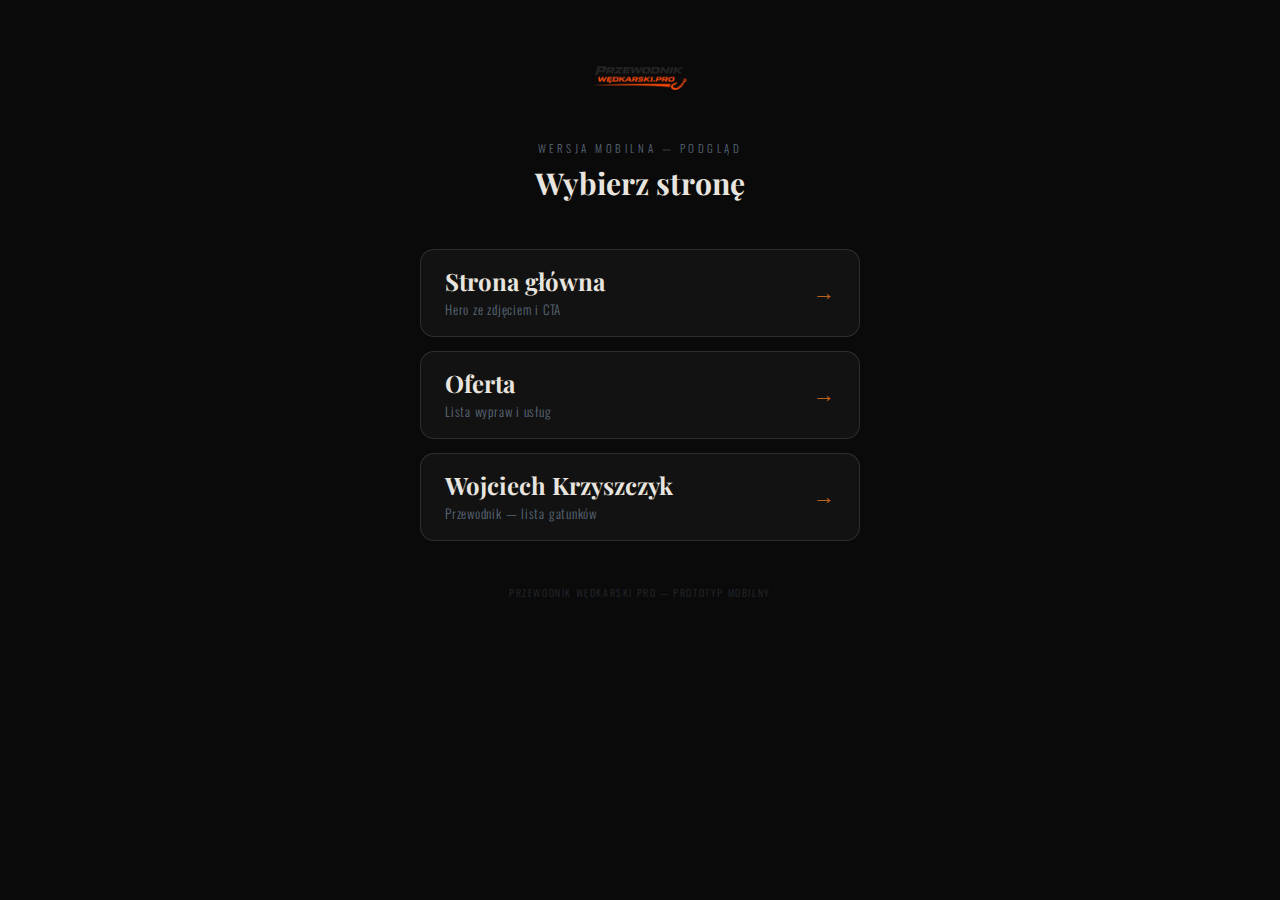
<file: preview/index.html>
<!DOCTYPE html>
<html lang="pl">
<head>
  <meta charset="UTF-8">
  <meta name="viewport" content="width=device-width, initial-scale=1.0">
  <title>Podgląd mobilny — Przewodnik Wędkarski PRO</title>
  <link rel="preconnect" href="https://fonts.googleapis.com">
  <link rel="preconnect" href="https://fonts.gstatic.com" crossorigin>
  <link href="https://fonts.googleapis.com/css2?family=Playfair+Display:ital,wght@0,700;1,400&family=Oswald:wght@300;400;600&display=swap" rel="stylesheet">
  <style>
    *, *::before, *::after { margin: 0; padding: 0; box-sizing: border-box; }
    html, body { width: 100%; min-height: 100%; background: #0A0A0A; color: #E8E4DF; -webkit-font-smoothing: antialiased; }
    body { display: flex; flex-direction: column; align-items: center; padding: 52px 22px 44px; }

    .logo { margin-bottom: 44px; }
    .logo img { height: 44px; width: auto; display: block; }

    .headline { font-family: 'Oswald', sans-serif; font-weight: 300; font-size: 11px; letter-spacing: 0.32em; text-transform: uppercase; color: #5A6878; text-align: center; margin-bottom: 10px; }
    .title { font-family: 'Playfair Display', serif; font-weight: 700; font-size: 30px; color: #E8E4DF; text-align: center; line-height: 1.18; margin-bottom: 48px; }

    .cards { width: 100%; max-width: 440px; display: flex; flex-direction: column; gap: 14px; }

    .card {
      display: flex; align-items: center; justify-content: space-between;
      min-height: 88px; padding: 0 24px;
      border: 1px solid rgba(232,228,223,0.13);
      background: rgba(232,228,223,0.04);
      border-radius: 14px;
      text-decoration: none; color: #E8E4DF;
      -webkit-tap-highlight-color: transparent;
      transition: background .18s, border-color .18s;
    }
    .card:active { background: rgba(245,124,32,0.10); border-color: rgba(245,124,32,0.35); }

    .card-left { display: flex; flex-direction: column; gap: 4px; }
    .card-name { font-family: 'Playfair Display', serif; font-weight: 700; font-size: 24px; color: #E8E4DF; line-height: 1.1; }
    .card-desc { font-family: 'Oswald', sans-serif; font-weight: 300; font-size: 13px; letter-spacing: 0.06em; color: #5A6878; }
    .card-arrow { font-size: 22px; color: #F57C20; opacity: 0.75; flex-shrink: 0; margin-left: 12px; }

    .footer-note { margin-top: 44px; font-family: 'Oswald', sans-serif; font-weight: 300; font-size: 10px; letter-spacing: 0.16em; text-transform: uppercase; color: #5A6878; opacity: 0.35; text-align: center; }
  </style>
</head>
<body>

  <div class="logo">
    <img src="img/logo.png" alt="Przewodnik Wędkarski PRO">
  </div>

  <p class="headline">Wersja mobilna — podgląd</p>
  <h1 class="title">Wybierz stronę</h1>

  <div class="cards">

    <a href="mobile-v2.html" class="card">
      <div class="card-left">
        <span class="card-name">Strona główna</span>
        <span class="card-desc">Hero ze zdjęciem i CTA</span>
      </div>
      <span class="card-arrow">&#8594;</span>
    </a>

    <a href="mobile-v2-oferta.html" class="card">
      <div class="card-left">
        <span class="card-name">Oferta</span>
        <span class="card-desc">Lista wypraw i usług</span>
      </div>
      <span class="card-arrow">&#8594;</span>
    </a>

    <a href="mobile-v2-wojciech.html" class="card">
      <div class="card-left">
        <span class="card-name">Wojciech Krzyszczyk</span>
        <span class="card-desc">Przewodnik — lista gatunków</span>
      </div>
      <span class="card-arrow">&#8594;</span>
    </a>

  </div>

  <p class="footer-note">Przewodnik Wędkarski PRO &mdash; Prototyp mobilny</p>

</body>
</html>
</file>
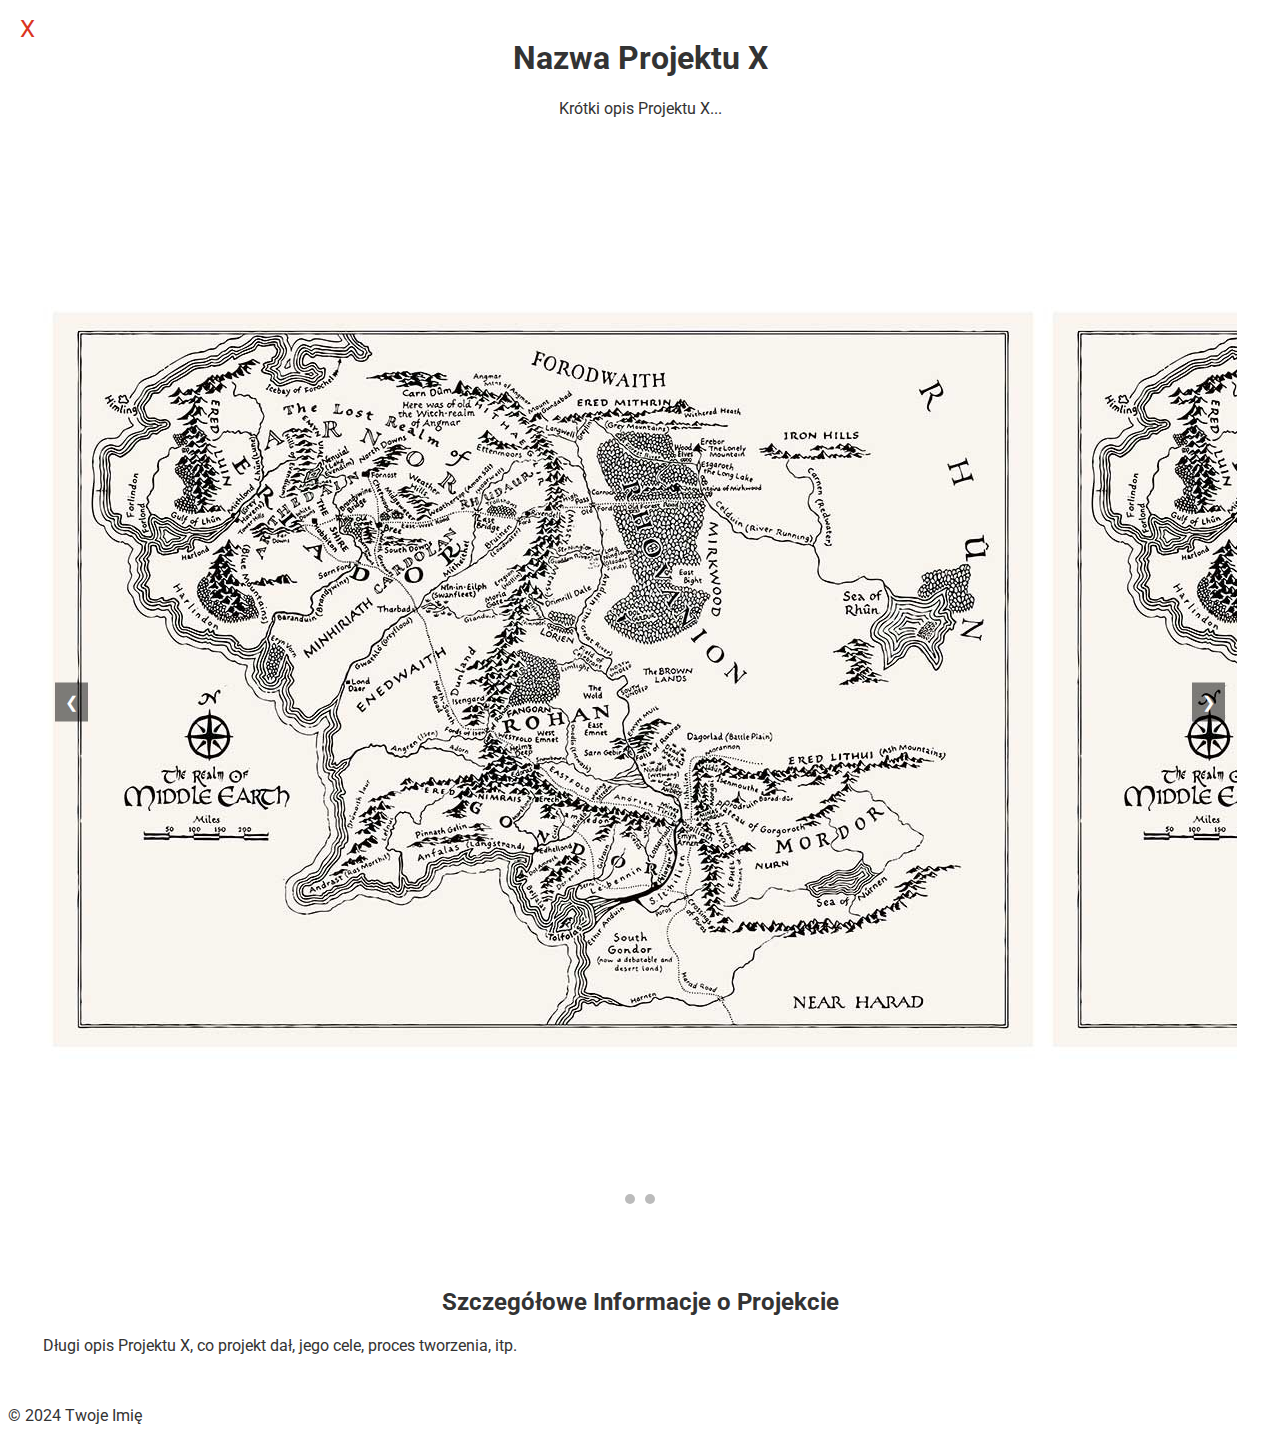
<file: projekt1-temp.html>
<!DOCTYPE html>
<html lang="en">


<head>
    <meta charset="UTF-8">
    <meta name="viewport" content="width=device-width, initial-scale=1.0">
    <title>Nazwa Projektu X</title>

    <script src="https://cdnjs.cloudflare.com/ajax/libs/jquery/3.7.1/jquery.min.js"
        integrity="sha512-v2CJ7UaYy4JwqLDIrZUI/4hqeoQieOmAZNXBeQyjo21dadnwR+8ZaIJVT8EE2iyI61OV8e6M8PP2/4hpQINQ/g=="
        crossorigin="anonymous" referrerpolicy="no-referrer"></script>


    <script src="https://cdnjs.cloudflare.com/ajax/libs/OwlCarousel2/2.3.4/owl.carousel.min.js"
        integrity="sha512-bPs7Ae6pVvhOSiIcyUClR7/q2OAsRiovw4vAkX+zJbw3ShAeeqezq50RIIcIURq7Oa20rW2n2q+fyXBNcU9lrw=="
        crossorigin="anonymous" referrerpolicy="no-referrer"></script>

    <link rel="stylesheet" href="css/style.css"> <!-- Link do Twojego arkusza stylów -->
    <link rel="stylesheet" href="https://cdnjs.cloudflare.com/ajax/libs/OwlCarousel2/2.3.4/assets/owl.carousel.min.css"
        integrity="sha512-tS3S5qG0BlhnQROyJXvNjeEM4UpMXHrQfTGmbQ1gKmelCxlSEBUaxhRBj/EFTzpbP4RVSrpEikbmdJobCvhE3g=="
        crossorigin="anonymous" referrerpolicy="no-referrer" />
    <link rel="stylesheet"
        href="https://cdnjs.cloudflare.com/ajax/libs/OwlCarousel2/2.3.4/assets/owl.theme.default.min.css"
        integrity="sha512-sMXtMNL1zRzolHYKEujM2AqCLUR9F2C4/05cdbxjjLSRvMQIciEPCQZo++nk7go3BtSuK9kfa/s+a4f4i5pLkw=="
        crossorigin="anonymous" referrerpolicy="no-referrer" />
    <!-- Dodaj tu inne potrzebne zależności -->
</head>

<body>
    <header>
        <a href="index.html" class="close-button">X</a>
        <h1>Nazwa Projektu X</h1>
        <p>Krótki opis Projektu X...</p>
        <!-- Reszta nagłówka -->
    </header>
    <main>
        <section class="project-introduction">
            <div class="carousel">
                <div class="carousel-slides">
                    <img src="mapa.jpeg" alt="Projekt 1 Zdjęcie 1">
                    <img src="mapa.jpeg" alt="Projekt 1 Zdjęcie 1">

                    <!-- Dodaj więcej zdjęć lub video -->
                </div>
                <button class="carousel-button prev" onclick="moveSlide(-1); stopAutoMove()">❮</button>
                <button class="carousel-button next" onclick="moveSlide(1); stopAutoMove()">❯</button>
                <div class="carousel-indicators"></div> <!-- Kontener na indicatory -->
            </div>

        </section>


        <section class="project-details">
            <h2>Szczegółowe Informacje o Projekcie</h2>
            <p>Długi opis Projektu X, co projekt dał, jego cele, proces tworzenia, itp.</p>
            <!-- Tutaj możesz dodać więcej treści, jak listy, galerie, filmy, itd. -->
        </section>

        <!-- Dodatkowe sekcje według potrzeb -->
    </main>

    <footer>

        <p>© 2024 Twoje Imię</p>
        <!-- Informacje kontaktowe, linki do mediów społecznościowych, itd. -->
    </footer>

    <script>



        document.addEventListener('DOMContentLoaded', () => {
            createIndicators();
            startAutoMove();
        });

        function createIndicators() {
            const slides = document.querySelectorAll('.carousel-slides img');
            const indicatorsContainer = document.querySelector('.carousel-indicators');
            slides.forEach((_, index) => {
                const indicator = document.createElement('span');
                indicator.classList.add('carousel-indicator');
                indicator.onclick = () => moveSlide(index - currentSlideIndex);
                indicatorsContainer.appendChild(indicator);
            });
        }

        function updateIndicators() {
            const indicators = document.querySelectorAll('.carousel-indicator');
            indicators.forEach((indicator, index) => {
                indicator.classList.toggle('active', index === currentSlideIndex);
            });
        }

        function moveSlide(step) {
            const slides = document.querySelectorAll('.carousel-slides img');
            if (!slides.length) return;

            currentSlideIndex = (currentSlideIndex + step + slides.length) % slides.length;
            const offset = -currentSlideIndex * 100;
            slides.forEach(slide => {
                slide.style.transform = `translateX(${offset}%)`;
            });
            updateIndicators();
        }



        let autoMoveInterval;
        let inactivityTime = 5000; // Czas nieaktywności w milisekundach, np. 5000 ms = 5 sekund

        function startAutoMove() {
            stopAutoMove(); // Zatrzymaj istniejący interval, jeśli istnieje
            autoMoveInterval = setInterval(() => moveSlide(1), inactivityTime);
        }

        function stopAutoMove() {
            clearInterval(autoMoveInterval);
        }

        function moveSlide(step) {
            stopAutoMove(); // Zatrzymaj automatyczne przesuwanie po kliknięciu przycisku
            const slides = document.querySelectorAll('.carousel-slides img');
            if (!slides.length) return;

            currentSlideIndex = (currentSlideIndex + step + slides.length) % slides.length;
            const offset = -currentSlideIndex * 100;
            slides.forEach(slide => {
                slide.style.transform = `translateX(${offset}%)`;
            });
        }

        // Rozpoczęcie automatycznego przesuwania po załadowaniu strony
        document.addEventListener('DOMContentLoaded', startAutoMove);

        let currentSlideIndex = 0;

    </script>
</body>

</html>
</file>
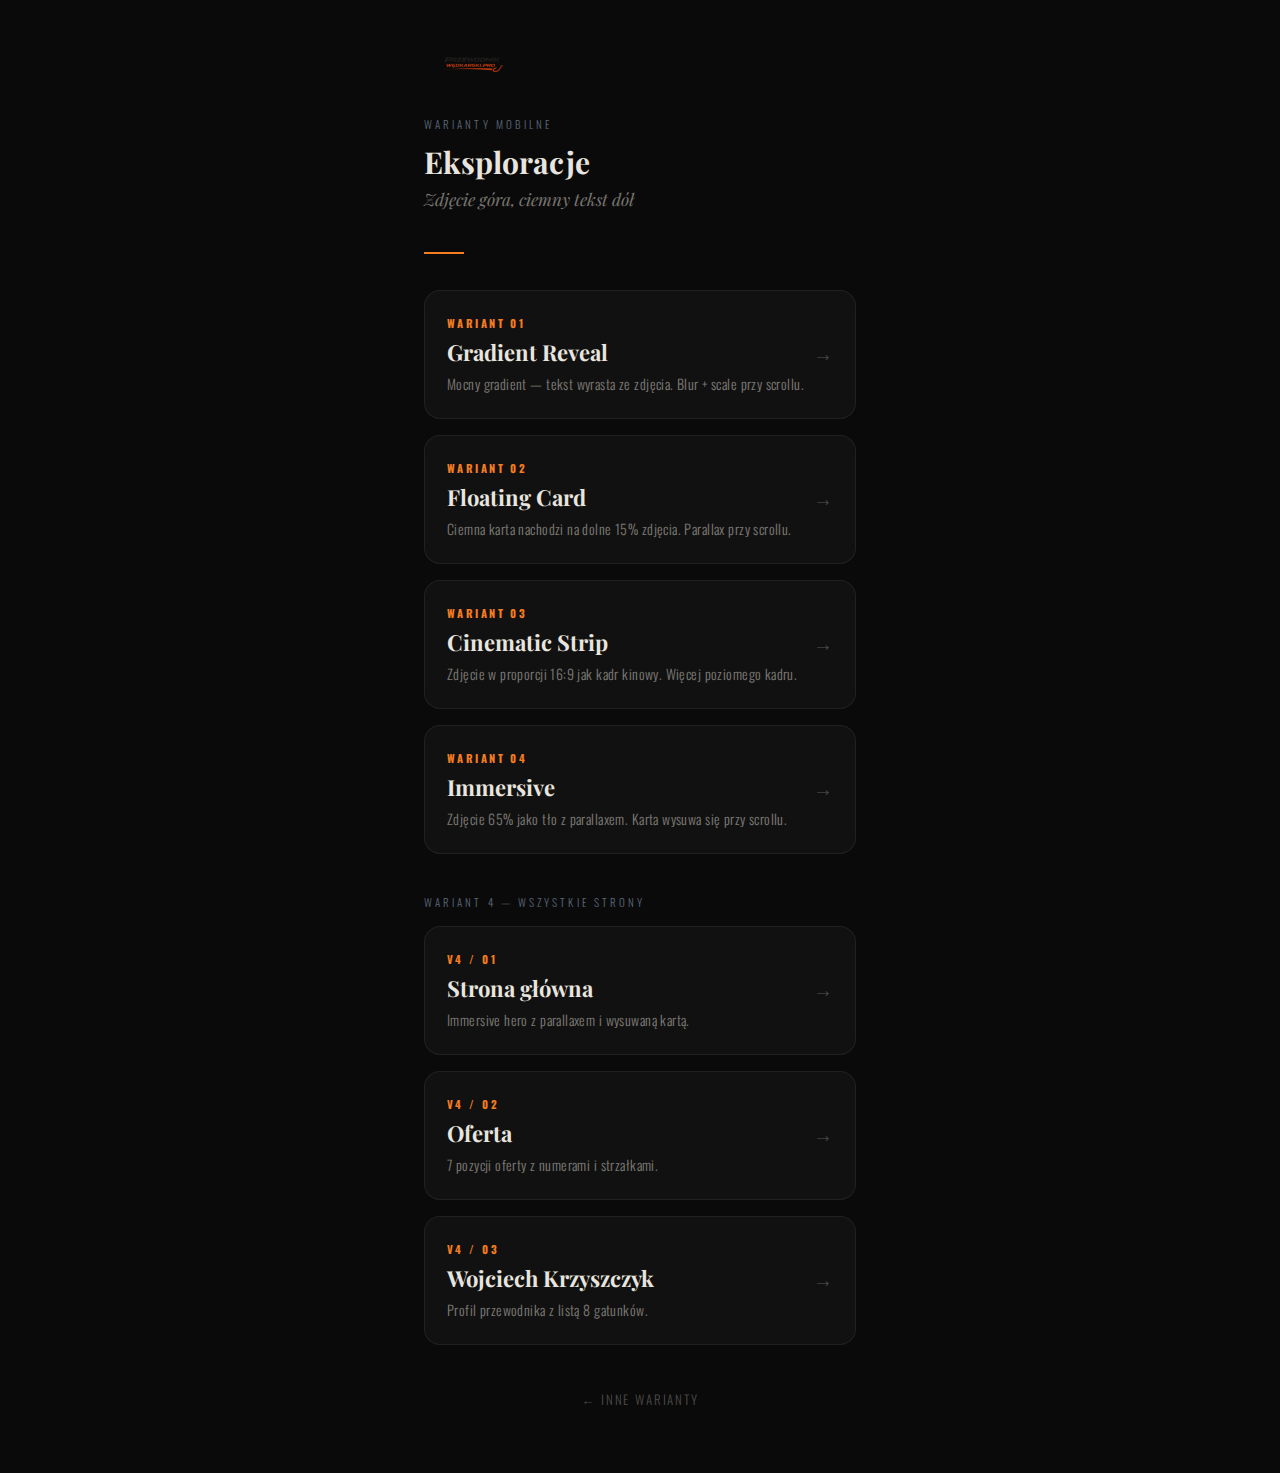
<file: preview/exp-index.html>
<!DOCTYPE html>
<html lang="pl">
<head>
  <meta charset="UTF-8">
  <meta name="viewport" content="width=device-width, initial-scale=1.0">
  <title>Eksploracje — Przewodnik Wędkarski PRO</title>
  <link rel="preconnect" href="https://fonts.googleapis.com">
  <link rel="preconnect" href="https://fonts.gstatic.com" crossorigin>
  <link href="https://fonts.googleapis.com/css2?family=Playfair+Display:ital,wght@0,400;0,700;1,400&family=Oswald:wght@300;400;600;700&display=swap" rel="stylesheet">
  <style>
    *, *::before, *::after { margin: 0; padding: 0; box-sizing: border-box; }
    html, body { width: 100%; min-height: 100svh; background: #0A0A0A; color: #E8E4DF; -webkit-font-smoothing: antialiased; overflow-x: hidden; }

    .page { max-width: 480px; margin: 0 auto; padding: 48px 24px 64px; }

    .logo-wrap { margin-bottom: 40px; }
    .logo-wrap img { height: 28px; width: auto; display: block; opacity: 0.7; }

    .label { font-family: 'Oswald', sans-serif; font-weight: 300; font-size: 11px; letter-spacing: 0.28em; text-transform: uppercase; color: #5A6878; margin-bottom: 12px; }
    .title { font-family: 'Playfair Display', serif; font-weight: 700; font-size: 30px; color: #E8E4DF; line-height: 1.2; margin-bottom: 8px; }
    .subtitle { font-family: 'Playfair Display', serif; font-style: italic; font-size: 17px; color: rgba(232,228,223,0.5); margin-bottom: 40px; line-height: 1.4; }

    .divider { width: 40px; height: 2px; background: #F57C20; margin-bottom: 36px; }

    /* Cards grid */
    .grid { display: flex; flex-direction: column; gap: 16px; }

    .variant-card {
      display: block;
      text-decoration: none;
      background: #111;
      border: 1px solid rgba(232,228,223,0.08);
      border-radius: 16px;
      padding: 24px 22px;
      transition: border-color .2s, background .2s;
      -webkit-tap-highlight-color: transparent;
      position: relative;
      overflow: hidden;
    }
    .variant-card::before {
      content: '';
      position: absolute;
      left: 0; top: 0; bottom: 0;
      width: 3px;
      background: #F57C20;
      border-radius: 3px 0 0 3px;
      opacity: 0;
      transition: opacity .2s;
    }
    .variant-card:active { background: #161616; border-color: rgba(245,124,32,0.35); }
    .variant-card:active::before { opacity: 1; }

    .v-num { font-family: 'Oswald', sans-serif; font-weight: 700; font-size: 11px; letter-spacing: 0.22em; text-transform: uppercase; color: #F57C20; margin-bottom: 6px; }
    .v-name { font-family: 'Playfair Display', serif; font-weight: 700; font-size: 22px; color: #E8E4DF; margin-bottom: 6px; }
    .v-desc { font-family: 'Oswald', sans-serif; font-weight: 300; font-size: 14px; color: rgba(232,228,223,0.5); line-height: 1.5; letter-spacing: 0.03em; }
    .v-arrow { position: absolute; right: 22px; top: 50%; transform: translateY(-50%); font-size: 20px; color: rgba(232,228,223,0.25); }

    .back { margin-top: 44px; text-align: center; }
    .back a { font-family: 'Oswald', sans-serif; font-weight: 300; font-size: 13px; letter-spacing: 0.14em; text-transform: uppercase; color: rgba(232,228,223,0.3); text-decoration: none; }
  </style>
</head>
<body>
  <div class="page">
    <div class="logo-wrap">
      <img src="img/logo.png" alt="Przewodnik Wędkarski PRO">
    </div>

    <p class="label">Warianty mobilne</p>
    <h1 class="title">Eksploracje</h1>
    <p class="subtitle">Zdjęcie góra, ciemny tekst dół</p>
    <div class="divider"></div>

    <div class="grid">
      <a href="exp-v1.html" class="variant-card">
        <p class="v-num">Wariant 01</p>
        <p class="v-name">Gradient Reveal</p>
        <p class="v-desc">Mocny gradient — tekst wyrasta ze zdjęcia. Blur + scale przy scrollu.</p>
        <span class="v-arrow">→</span>
      </a>

      <a href="exp-v2.html" class="variant-card">
        <p class="v-num">Wariant 02</p>
        <p class="v-name">Floating Card</p>
        <p class="v-desc">Ciemna karta nachodzi na dolne 15% zdjęcia. Parallax przy scrollu.</p>
        <span class="v-arrow">→</span>
      </a>

      <a href="exp-v3.html" class="variant-card">
        <p class="v-num">Wariant 03</p>
        <p class="v-name">Cinematic Strip</p>
        <p class="v-desc">Zdjęcie w proporcji 16:9 jak kadr kinowy. Więcej poziomego kadru.</p>
        <span class="v-arrow">→</span>
      </a>

      <a href="exp-v4.html" class="variant-card">
        <p class="v-num">Wariant 04</p>
        <p class="v-name">Immersive</p>
        <p class="v-desc">Zdjęcie 65% jako tło z parallaxem. Karta wysuwa się przy scrollu.</p>
        <span class="v-arrow">→</span>
      </a>
    </div>

    <div class="section-label">
      <p class="label" style="margin-top: 40px; margin-bottom: 16px;">Wariant 4 — wszystkie strony</p>
    </div>
    <div class="grid">
      <a href="exp-v4.html" class="variant-card">
        <p class="v-num">V4 / 01</p>
        <p class="v-name">Strona główna</p>
        <p class="v-desc">Immersive hero z parallaxem i wysuwaną kartą.</p>
        <span class="v-arrow">→</span>
      </a>
      <a href="exp-v4-oferta.html" class="variant-card">
        <p class="v-num">V4 / 02</p>
        <p class="v-name">Oferta</p>
        <p class="v-desc">7 pozycji oferty z numerami i strzałkami.</p>
        <span class="v-arrow">→</span>
      </a>
      <a href="exp-v4-wojciech.html" class="variant-card">
        <p class="v-num">V4 / 03</p>
        <p class="v-name">Wojciech Krzyszczyk</p>
        <p class="v-desc">Profil przewodnika z listą 8 gatunków.</p>
        <span class="v-arrow">→</span>
      </a>
    </div>

    <div class="back">
      <a href="index.html">← Inne warianty</a>
    </div>
  </div>
</body>
</html>
</file>
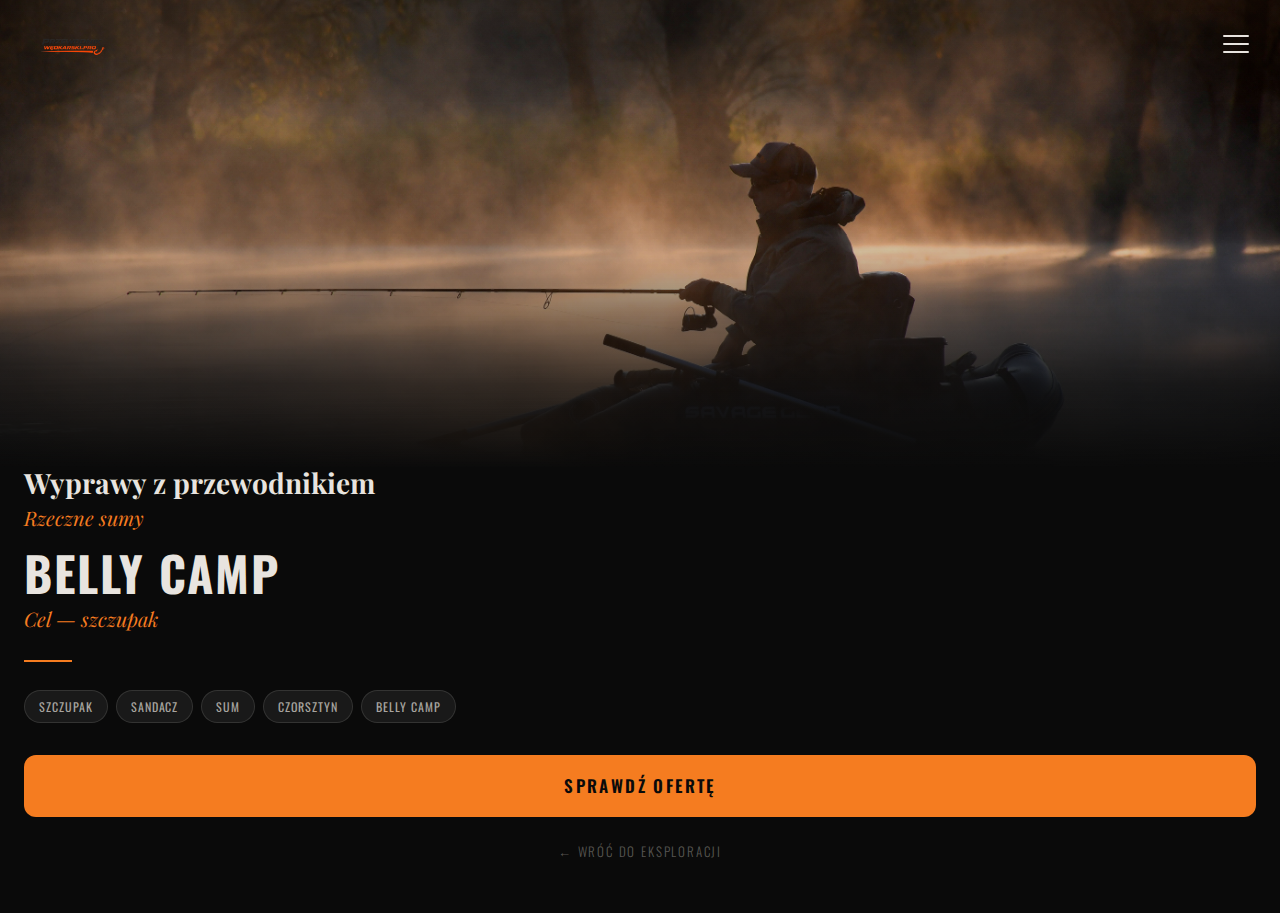
<file: preview/exp-v1.html>
<!DOCTYPE html>
<html lang="pl">
<head>
  <meta charset="UTF-8">
  <meta name="viewport" content="width=device-width, initial-scale=1.0">
  <title>Exp V1: Gradient Reveal — Przewodnik Wędkarski PRO</title>
  <link rel="preconnect" href="https://fonts.googleapis.com">
  <link rel="preconnect" href="https://fonts.gstatic.com" crossorigin>
  <link href="https://fonts.googleapis.com/css2?family=Playfair+Display:ital,wght@0,400;0,700;1,400;1,700&family=Oswald:wght@300;400;600;700&display=swap" rel="stylesheet">
  <style>
    *, *::before, *::after { margin: 0; padding: 0; box-sizing: border-box; }
    html, body { width: 100%; background: #0A0A0A; color: #E8E4DF; -webkit-font-smoothing: antialiased; overflow-x: hidden; }

    /* ── MENU ── */
    .menu-overlay { position: fixed; inset: 0; z-index: 90; background: #0A0A0A; display: flex; flex-direction: column; align-items: flex-start; justify-content: center; padding: 60px 36px; opacity: 0; pointer-events: none; transition: opacity .35s; }
    .menu-overlay.open { opacity: 1; pointer-events: all; }
    .menu-overlay nav { display: flex; flex-direction: column; gap: 4px; width: 100%; }
    .menu-overlay nav a { font-family: 'Playfair Display', serif; font-weight: 700; font-size: 36px; color: #E8E4DF; text-decoration: none; padding: 12px 0; border-bottom: 1px solid rgba(232,228,223,0.08); }
    .menu-overlay nav a:last-child { border-bottom: none; }
    .menu-overlay nav a:active { color: #F57C20; }
    .menu-nav-label { font-family: 'Oswald', sans-serif; font-weight: 300; font-size: 11px; letter-spacing: 0.28em; text-transform: uppercase; color: #5A6878; margin-bottom: 32px; }

    /* ── HERO ── */
    .hero { position: relative; width: 100%; height: 52svh; min-height: 280px; overflow: hidden; cursor: zoom-in; }
    .hero-img {
      width: 100%; height: 100%;
      object-fit: cover; object-position: center 30%;
      display: block;
      will-change: transform, filter;
      transform-origin: center center;
    }
    /* Very strong gradient — text "grows" from photo */
    .hero-gradient {
      position: absolute; inset: 0; pointer-events: none;
      background: linear-gradient(
        to bottom,
        rgba(10,10,10,0.30) 0%,
        transparent 22%,
        rgba(10,10,10,0.20) 55%,
        rgba(10,10,10,0.80) 82%,
        #0A0A0A 100%
      );
    }

    /* ── TOPBAR ── */
    .topbar { position: absolute; top: 0; left: 0; right: 0; z-index: 20; display: flex; align-items: center; justify-content: space-between; padding: 20px 20px 0; pointer-events: none; }
    .topbar > * { pointer-events: all; }
    .logo img { height: 30px; width: auto; display: block; }
    .hamburger { width: 48px; height: 48px; display: flex; flex-direction: column; align-items: center; justify-content: center; gap: 6px; cursor: pointer; -webkit-tap-highlight-color: transparent; }
    .hamburger span { display: block; width: 26px; height: 2px; background: #E8E4DF; border-radius: 2px; transition: transform .3s, opacity .3s; transform-origin: center; }
    .hamburger.active span:nth-child(1) { transform: translateY(8px) rotate(45deg); }
    .hamburger.active span:nth-child(2) { opacity: 0; transform: scaleX(0); }
    .hamburger.active span:nth-child(3) { transform: translateY(-8px) rotate(-45deg); }

    /* ── CONTENT — seamless continuation ── */
    .content { background: #0A0A0A; padding: 0 24px 48px; margin-top: -2px; }
    .eyebrow { font-family: 'Playfair Display', serif; font-weight: 700; font-size: 28px; color: #E8E4DF; line-height: 1.2; margin-bottom: 4px; }
    .sub-orange { font-family: 'Playfair Display', serif; font-style: italic; font-size: 20px; color: #F57C20; margin-bottom: 18px; }
    .big-title { font-family: 'Oswald', sans-serif; font-weight: 700; font-size: 48px; text-transform: uppercase; letter-spacing: 0.04em; color: #E8E4DF; line-height: 1.0; margin-bottom: 8px; }
    .sub2 { font-family: 'Playfair Display', serif; font-style: italic; font-size: 20px; color: #F57C20; margin-bottom: 28px; }
    .divider { width: 48px; height: 2px; background: #F57C20; margin-bottom: 28px; }

    .tags { display: flex; flex-wrap: wrap; gap: 8px; margin-bottom: 32px; }
    .tag { font-family: 'Oswald', sans-serif; font-weight: 400; font-size: 12px; letter-spacing: 0.08em; text-transform: uppercase; color: rgba(232,228,223,0.7); background: rgba(232,228,223,0.07); border: 1px solid rgba(232,228,223,0.13); padding: 7px 14px; border-radius: 100px; }

    .btn-cta { display: flex; align-items: center; justify-content: center; width: 100%; min-height: 62px; background: #F57C20; color: #0A0A0A; font-family: 'Oswald', sans-serif; font-weight: 600; font-size: 17px; letter-spacing: 0.14em; text-transform: uppercase; text-decoration: none; border-radius: 12px; -webkit-tap-highlight-color: transparent; margin-bottom: 20px; }
    .btn-cta:active { opacity: .85; }
    .back-link { display: block; text-align: center; padding: 4px 0; font-family: 'Oswald', sans-serif; font-weight: 300; font-size: 13px; letter-spacing: 0.14em; text-transform: uppercase; color: rgba(232,228,223,0.35); text-decoration: none; }

    /* ── LIGHTBOX ── */
    .lightbox { display: none; position: fixed; inset: 0; z-index: 999; background: rgba(0,0,0,0.96); align-items: center; justify-content: center; }
    .lightbox.active { display: flex; }
    .lightbox img { max-width: 100%; max-height: 100vh; object-fit: contain; }
    .lightbox-close { position: absolute; top: 16px; right: 16px; width: 44px; height: 44px; display: flex; align-items: center; justify-content: center; font-size: 22px; color: #E8E4DF; cursor: pointer; background: rgba(255,255,255,0.12); border-radius: 50%; border: 1px solid rgba(255,255,255,0.2); }
  </style>
</head>
<body>

  <div class="menu-overlay" id="menuOverlay">
    <p class="menu-nav-label">Nawigacja</p>
    <nav>
      <a href="exp-index.html">← Eksploracje</a>
      <a href="#">O nas</a>
      <a href="#">Galeria</a>
      <a href="#">Oferta</a>
      <a href="#">Kontakt</a>
    </nav>
  </div>

  <div class="lightbox" id="lightbox" onclick="if(event.target===this)closeLightbox()">
    <div class="lightbox-close" onclick="closeLightbox()">✕</div>
    <img src="img/home.jpg" alt="Wędkarz o świcie">
  </div>

  <div class="hero" id="hero" onclick="openLightbox()">
    <img src="img/home.jpg" alt="Wędkarz o świcie" class="hero-img" id="heroImg">
    <div class="hero-gradient"></div>
    <div class="topbar" onclick="event.stopPropagation()">
      <div class="logo"><img src="img/logo.png" alt="Przewodnik Wędkarski PRO"></div>
      <div class="hamburger" id="hamburger" onclick="toggleMenu()"><span></span><span></span><span></span></div>
    </div>
  </div>

  <div class="content">
    <p class="eyebrow">Wyprawy z przewodnikiem</p>
    <p class="sub-orange">Rzeczne sumy</p>
    <h1 class="big-title">BELLY CAMP</h1>
    <p class="sub2">Cel — szczupak</p>
    <div class="divider"></div>
    <div class="tags">
      <span class="tag">Szczupak</span>
      <span class="tag">Sandacz</span>
      <span class="tag">Sum</span>
      <span class="tag">Czorsztyn</span>
      <span class="tag">Belly Camp</span>
    </div>
    <a href="#" class="btn-cta">Sprawdź ofertę</a>
    <a href="exp-index.html" class="back-link">← Wróć do eksploracji</a>
  </div>

  <script>
    function toggleMenu() {
      var o = document.getElementById('menuOverlay'), b = document.getElementById('hamburger');
      o.classList.toggle('open'); b.classList.toggle('active');
      document.body.style.overflow = o.classList.contains('open') ? 'hidden' : '';
    }
    document.querySelectorAll('.menu-overlay nav a').forEach(function(a) {
      a.addEventListener('click', function() {
        document.getElementById('menuOverlay').classList.remove('open');
        document.getElementById('hamburger').classList.remove('active');
        document.body.style.overflow = '';
      });
    });

    function openLightbox() {
      document.getElementById('lightbox').classList.add('active');
      document.body.style.overflow = 'hidden';
    }
    function closeLightbox() {
      document.getElementById('lightbox').classList.remove('active');
      document.body.style.overflow = '';
    }

    // Scroll: blur + scale
    var heroImg = document.getElementById('heroImg');
    var heroEl  = document.getElementById('hero');
    window.addEventListener('scroll', function() {
      var h = heroEl.offsetHeight;
      var s = Math.max(0, Math.min(window.scrollY / h, 1));
      heroImg.style.filter    = 'brightness(0.85) saturate(1.1) blur(' + (s * 8).toFixed(2) + 'px)';
      heroImg.style.transform = 'scale(' + (1 + s * 0.08).toFixed(4) + ')';
    }, { passive: true });
  </script>
</body>
</html>
</file>
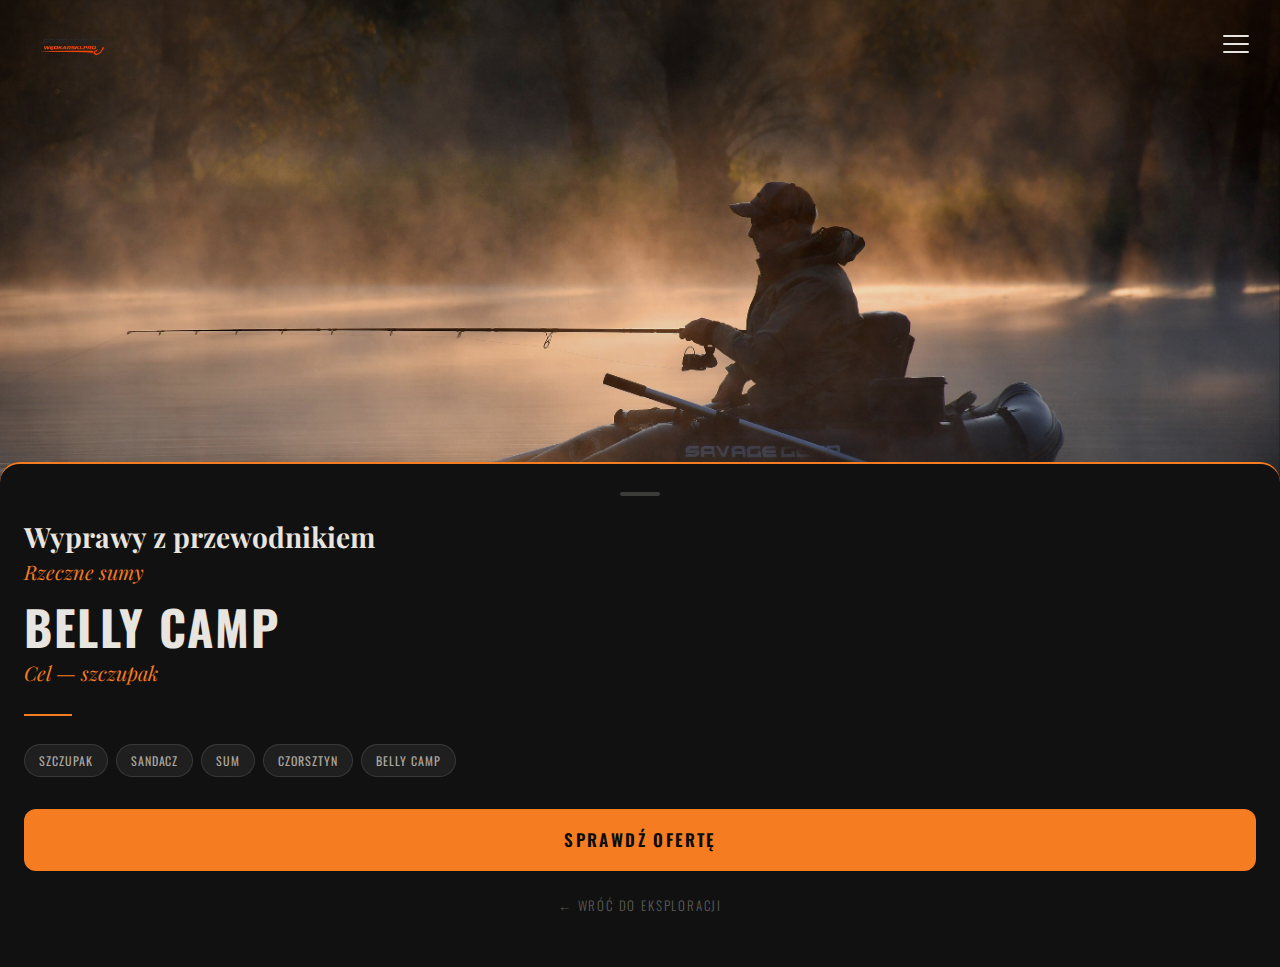
<file: preview/exp-v2.html>
<!DOCTYPE html>
<html lang="pl">
<head>
  <meta charset="UTF-8">
  <meta name="viewport" content="width=device-width, initial-scale=1.0">
  <title>Exp V2: Floating Card — Przewodnik Wędkarski PRO</title>
  <link rel="preconnect" href="https://fonts.googleapis.com">
  <link rel="preconnect" href="https://fonts.gstatic.com" crossorigin>
  <link href="https://fonts.googleapis.com/css2?family=Playfair+Display:ital,wght@0,400;0,700;1,400;1,700&family=Oswald:wght@300;400;600;700&display=swap" rel="stylesheet">
  <style>
    *, *::before, *::after { margin: 0; padding: 0; box-sizing: border-box; }
    html, body { width: 100%; background: #0A0A0A; color: #E8E4DF; -webkit-font-smoothing: antialiased; overflow-x: hidden; }

    /* ── MENU ── */
    .menu-overlay { position: fixed; inset: 0; z-index: 90; background: #0A0A0A; display: flex; flex-direction: column; align-items: flex-start; justify-content: center; padding: 60px 36px; opacity: 0; pointer-events: none; transition: opacity .35s; }
    .menu-overlay.open { opacity: 1; pointer-events: all; }
    .menu-overlay nav { display: flex; flex-direction: column; gap: 4px; width: 100%; }
    .menu-overlay nav a { font-family: 'Playfair Display', serif; font-weight: 700; font-size: 36px; color: #E8E4DF; text-decoration: none; padding: 12px 0; border-bottom: 1px solid rgba(232,228,223,0.08); }
    .menu-overlay nav a:last-child { border-bottom: none; }
    .menu-overlay nav a:active { color: #F57C20; }
    .menu-nav-label { font-family: 'Oswald', sans-serif; font-weight: 300; font-size: 11px; letter-spacing: 0.28em; text-transform: uppercase; color: #5A6878; margin-bottom: 32px; }

    /* ── HERO ── */
    .hero-wrap { position: relative; width: 100%; height: 58svh; min-height: 300px; overflow: hidden; }
    .hero-img {
      width: 100%; height: 115%;
      object-fit: cover; object-position: center 30%;
      display: block;
      will-change: transform, filter;
      transform-origin: center top;
    }
    .hero-gradient {
      position: absolute; inset: 0; pointer-events: none;
      background: linear-gradient(to bottom, rgba(10,10,10,0.4) 0%, transparent 35%, rgba(10,10,10,0.15) 85%, rgba(10,10,10,0.4) 100%);
    }

    /* ── TOPBAR ── */
    .topbar { position: absolute; top: 0; left: 0; right: 0; z-index: 20; display: flex; align-items: center; justify-content: space-between; padding: 20px 20px 0; pointer-events: none; }
    .topbar > * { pointer-events: all; }
    .logo img { height: 30px; width: auto; display: block; }
    .hamburger { width: 48px; height: 48px; display: flex; flex-direction: column; align-items: center; justify-content: center; gap: 6px; cursor: pointer; -webkit-tap-highlight-color: transparent; }
    .hamburger span { display: block; width: 26px; height: 2px; background: #E8E4DF; border-radius: 2px; transition: transform .3s, opacity .3s; transform-origin: center; }
    .hamburger.active span:nth-child(1) { transform: translateY(8px) rotate(45deg); }
    .hamburger.active span:nth-child(2) { opacity: 0; transform: scaleX(0); }
    .hamburger.active span:nth-child(3) { transform: translateY(-8px) rotate(-45deg); }

    /* Click zone for lightbox */
    .hero-click { position: absolute; inset: 0; cursor: zoom-in; }

    /* ── FLOATING CARD ── */
    .card {
      position: relative;
      background: #111;
      border-radius: 20px 20px 0 0;
      border-top: 2px solid #F57C20;
      margin-top: -60px;
      padding: 28px 24px 48px;
      z-index: 10;
    }
    .card-handle { width: 40px; height: 4px; background: rgba(232,228,223,0.2); border-radius: 2px; margin: 0 auto 24px; }

    .eyebrow { font-family: 'Playfair Display', serif; font-weight: 700; font-size: 28px; color: #E8E4DF; line-height: 1.2; margin-bottom: 4px; }
    .sub-orange { font-family: 'Playfair Display', serif; font-style: italic; font-size: 20px; color: #F57C20; margin-bottom: 18px; }
    .big-title { font-family: 'Oswald', sans-serif; font-weight: 700; font-size: 48px; text-transform: uppercase; letter-spacing: 0.04em; color: #E8E4DF; line-height: 1.0; margin-bottom: 8px; }
    .sub2 { font-family: 'Playfair Display', serif; font-style: italic; font-size: 20px; color: #F57C20; margin-bottom: 28px; }
    .divider { width: 48px; height: 2px; background: #F57C20; margin-bottom: 28px; }

    .tags { display: flex; flex-wrap: wrap; gap: 8px; margin-bottom: 32px; }
    .tag { font-family: 'Oswald', sans-serif; font-weight: 400; font-size: 12px; letter-spacing: 0.08em; text-transform: uppercase; color: rgba(232,228,223,0.7); background: rgba(232,228,223,0.07); border: 1px solid rgba(232,228,223,0.13); padding: 7px 14px; border-radius: 100px; }

    .btn-cta { display: flex; align-items: center; justify-content: center; width: 100%; min-height: 62px; background: #F57C20; color: #0A0A0A; font-family: 'Oswald', sans-serif; font-weight: 600; font-size: 17px; letter-spacing: 0.14em; text-transform: uppercase; text-decoration: none; border-radius: 12px; -webkit-tap-highlight-color: transparent; margin-bottom: 20px; }
    .btn-cta:active { opacity: .85; }
    .back-link { display: block; text-align: center; padding: 4px 0; font-family: 'Oswald', sans-serif; font-weight: 300; font-size: 13px; letter-spacing: 0.14em; text-transform: uppercase; color: rgba(232,228,223,0.35); text-decoration: none; }

    /* ── LIGHTBOX ── */
    .lightbox { display: none; position: fixed; inset: 0; z-index: 999; background: rgba(0,0,0,0.96); align-items: center; justify-content: center; }
    .lightbox.active { display: flex; }
    .lightbox img { max-width: 100%; max-height: 100vh; object-fit: contain; }
    .lightbox-close { position: absolute; top: 16px; right: 16px; width: 44px; height: 44px; display: flex; align-items: center; justify-content: center; font-size: 22px; color: #E8E4DF; cursor: pointer; background: rgba(255,255,255,0.12); border-radius: 50%; border: 1px solid rgba(255,255,255,0.2); }
  </style>
</head>
<body>

  <div class="menu-overlay" id="menuOverlay">
    <p class="menu-nav-label">Nawigacja</p>
    <nav>
      <a href="exp-index.html">← Eksploracje</a>
      <a href="#">O nas</a>
      <a href="#">Galeria</a>
      <a href="#">Oferta</a>
      <a href="#">Kontakt</a>
    </nav>
  </div>

  <div class="lightbox" id="lightbox" onclick="if(event.target===this)closeLightbox()">
    <div class="lightbox-close" onclick="closeLightbox()">✕</div>
    <img src="img/home.jpg" alt="Wędkarz o świcie">
  </div>

  <div class="hero-wrap" id="heroWrap">
    <img src="img/home.jpg" alt="Wędkarz o świcie" class="hero-img" id="heroImg">
    <div class="hero-gradient"></div>
    <div class="hero-click" onclick="openLightbox()"></div>
    <div class="topbar" onclick="event.stopPropagation()">
      <div class="logo"><img src="img/logo.png" alt="Przewodnik Wędkarski PRO"></div>
      <div class="hamburger" id="hamburger" onclick="toggleMenu()"><span></span><span></span><span></span></div>
    </div>
  </div>

  <div class="card" id="card">
    <div class="card-handle"></div>
    <p class="eyebrow">Wyprawy z przewodnikiem</p>
    <p class="sub-orange">Rzeczne sumy</p>
    <h1 class="big-title">BELLY CAMP</h1>
    <p class="sub2">Cel — szczupak</p>
    <div class="divider"></div>
    <div class="tags">
      <span class="tag">Szczupak</span>
      <span class="tag">Sandacz</span>
      <span class="tag">Sum</span>
      <span class="tag">Czorsztyn</span>
      <span class="tag">Belly Camp</span>
    </div>
    <a href="#" class="btn-cta">Sprawdź ofertę</a>
    <a href="exp-index.html" class="back-link">← Wróć do eksploracji</a>
  </div>

  <script>
    function toggleMenu() {
      var o = document.getElementById('menuOverlay'), b = document.getElementById('hamburger');
      o.classList.toggle('open'); b.classList.toggle('active');
      document.body.style.overflow = o.classList.contains('open') ? 'hidden' : '';
    }
    document.querySelectorAll('.menu-overlay nav a').forEach(function(a) {
      a.addEventListener('click', function() {
        document.getElementById('menuOverlay').classList.remove('open');
        document.getElementById('hamburger').classList.remove('active');
        document.body.style.overflow = '';
      });
    });

    function openLightbox() {
      document.getElementById('lightbox').classList.add('active');
      document.body.style.overflow = 'hidden';
    }
    function closeLightbox() {
      document.getElementById('lightbox').classList.remove('active');
      document.body.style.overflow = '';
    }

    // Scroll: blur + parallax
    var heroImg = document.getElementById('heroImg');
    var heroWrap = document.getElementById('heroWrap');
    window.addEventListener('scroll', function() {
      var h = heroWrap.offsetHeight;
      var s = Math.max(0, Math.min(window.scrollY / h, 1));
      // Parallax: image moves up slower than content
      var parallax = window.scrollY * 0.35;
      heroImg.style.transform = 'translateY(' + parallax + 'px)';
      heroImg.style.filter = 'brightness(0.85) saturate(1.1) blur(' + (s * 8).toFixed(2) + 'px)';
    }, { passive: true });
  </script>
</body>
</html>
</file>
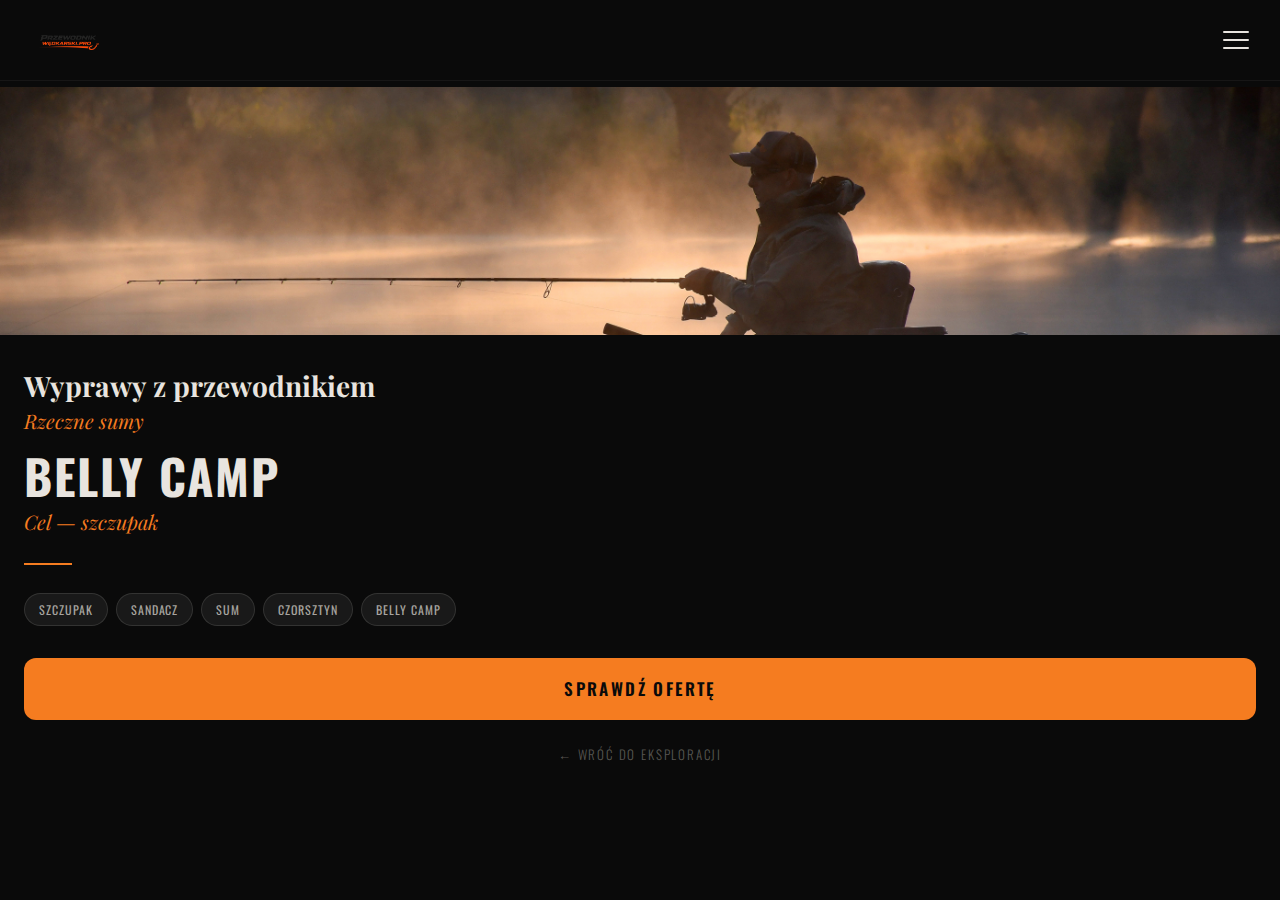
<file: preview/exp-v3.html>
<!DOCTYPE html>
<html lang="pl">
<head>
  <meta charset="UTF-8">
  <meta name="viewport" content="width=device-width, initial-scale=1.0">
  <title>Exp V3: Cinematic Strip — Przewodnik Wędkarski PRO</title>
  <link rel="preconnect" href="https://fonts.googleapis.com">
  <link rel="preconnect" href="https://fonts.gstatic.com" crossorigin>
  <link href="https://fonts.googleapis.com/css2?family=Playfair+Display:ital,wght@0,400;0,700;1,400;1,700&family=Oswald:wght@300;400;600;700&display=swap" rel="stylesheet">
  <style>
    *, *::before, *::after { margin: 0; padding: 0; box-sizing: border-box; }
    html, body { width: 100%; background: #0A0A0A; color: #E8E4DF; -webkit-font-smoothing: antialiased; overflow-x: hidden; }

    /* ── MENU ── */
    .menu-overlay { position: fixed; inset: 0; z-index: 90; background: #0A0A0A; display: flex; flex-direction: column; align-items: flex-start; justify-content: center; padding: 60px 36px; opacity: 0; pointer-events: none; transition: opacity .35s; }
    .menu-overlay.open { opacity: 1; pointer-events: all; }
    .menu-overlay nav { display: flex; flex-direction: column; gap: 4px; width: 100%; }
    .menu-overlay nav a { font-family: 'Playfair Display', serif; font-weight: 700; font-size: 36px; color: #E8E4DF; text-decoration: none; padding: 12px 0; border-bottom: 1px solid rgba(232,228,223,0.08); }
    .menu-overlay nav a:last-child { border-bottom: none; }
    .menu-overlay nav a:active { color: #F57C20; }
    .menu-nav-label { font-family: 'Oswald', sans-serif; font-weight: 300; font-size: 11px; letter-spacing: 0.28em; text-transform: uppercase; color: #5A6878; margin-bottom: 32px; }

    /* ── TOP BAR (black strip above photo) ── */
    .topbar {
      position: sticky; top: 0; z-index: 40;
      background: #0A0A0A;
      display: flex; align-items: center; justify-content: space-between;
      padding: 16px 20px;
      border-bottom: 1px solid rgba(232,228,223,0.06);
    }
    .logo img { height: 28px; width: auto; display: block; }
    .hamburger { width: 48px; height: 48px; display: flex; flex-direction: column; align-items: center; justify-content: center; gap: 6px; cursor: pointer; -webkit-tap-highlight-color: transparent; }
    .hamburger span { display: block; width: 26px; height: 2px; background: #E8E4DF; border-radius: 2px; transition: transform .3s, opacity .3s; transform-origin: center; }
    .hamburger.active span:nth-child(1) { transform: translateY(8px) rotate(45deg); }
    .hamburger.active span:nth-child(2) { opacity: 0; transform: scaleX(0); }
    .hamburger.active span:nth-child(3) { transform: translateY(-8px) rotate(-45deg); }

    /* ── CINEMATIC STRIP ── */
    .cinema-wrap {
      position: relative;
      width: 100%;
      /* 16:9 ratio, capped at 260px */
      height: 56vw;
      max-height: 260px;
      overflow: hidden;
      cursor: zoom-in;
    }
    /* Thin letterbox bars for cinema feel */
    .cinema-wrap::before,
    .cinema-wrap::after {
      content: '';
      position: absolute;
      left: 0; right: 0;
      height: 6px;
      background: #0A0A0A;
      z-index: 2;
    }
    .cinema-wrap::before { top: 0; }
    .cinema-wrap::after  { bottom: 0; }

    .cinema-img {
      width: 100%; height: 100%;
      object-fit: cover; object-position: center 35%;
      display: block;
      will-change: transform, filter;
      transform-origin: center center;
    }

    /* ── CONTENT ── */
    .content { background: #0A0A0A; padding: 28px 24px 48px; }

    .eyebrow { font-family: 'Playfair Display', serif; font-weight: 700; font-size: 28px; color: #E8E4DF; line-height: 1.2; margin-bottom: 4px; }
    .sub-orange { font-family: 'Playfair Display', serif; font-style: italic; font-size: 20px; color: #F57C20; margin-bottom: 18px; }
    .big-title { font-family: 'Oswald', sans-serif; font-weight: 700; font-size: 48px; text-transform: uppercase; letter-spacing: 0.04em; color: #E8E4DF; line-height: 1.0; margin-bottom: 8px; }
    .sub2 { font-family: 'Playfair Display', serif; font-style: italic; font-size: 20px; color: #F57C20; margin-bottom: 28px; }
    .divider { width: 48px; height: 2px; background: #F57C20; margin-bottom: 28px; }

    .tags { display: flex; flex-wrap: wrap; gap: 8px; margin-bottom: 32px; }
    .tag { font-family: 'Oswald', sans-serif; font-weight: 400; font-size: 12px; letter-spacing: 0.08em; text-transform: uppercase; color: rgba(232,228,223,0.7); background: rgba(232,228,223,0.07); border: 1px solid rgba(232,228,223,0.13); padding: 7px 14px; border-radius: 100px; }

    .btn-cta { display: flex; align-items: center; justify-content: center; width: 100%; min-height: 62px; background: #F57C20; color: #0A0A0A; font-family: 'Oswald', sans-serif; font-weight: 600; font-size: 17px; letter-spacing: 0.14em; text-transform: uppercase; text-decoration: none; border-radius: 12px; -webkit-tap-highlight-color: transparent; margin-bottom: 20px; }
    .btn-cta:active { opacity: .85; }
    .back-link { display: block; text-align: center; padding: 4px 0; font-family: 'Oswald', sans-serif; font-weight: 300; font-size: 13px; letter-spacing: 0.14em; text-transform: uppercase; color: rgba(232,228,223,0.35); text-decoration: none; }

    /* ── LIGHTBOX ── */
    .lightbox { display: none; position: fixed; inset: 0; z-index: 999; background: rgba(0,0,0,0.96); align-items: center; justify-content: center; }
    .lightbox.active { display: flex; }
    .lightbox img { max-width: 100%; max-height: 100vh; object-fit: contain; }
    .lightbox-close { position: absolute; top: 16px; right: 16px; width: 44px; height: 44px; display: flex; align-items: center; justify-content: center; font-size: 22px; color: #E8E4DF; cursor: pointer; background: rgba(255,255,255,0.12); border-radius: 50%; border: 1px solid rgba(255,255,255,0.2); }
  </style>
</head>
<body>

  <div class="menu-overlay" id="menuOverlay">
    <p class="menu-nav-label">Nawigacja</p>
    <nav>
      <a href="exp-index.html">← Eksploracje</a>
      <a href="#">O nas</a>
      <a href="#">Galeria</a>
      <a href="#">Oferta</a>
      <a href="#">Kontakt</a>
    </nav>
  </div>

  <div class="lightbox" id="lightbox" onclick="if(event.target===this)closeLightbox()">
    <div class="lightbox-close" onclick="closeLightbox()">✕</div>
    <img src="img/home.jpg" alt="Wędkarz o świcie">
  </div>

  <div class="topbar">
    <div class="logo"><img src="img/logo.png" alt="Przewodnik Wędkarski PRO"></div>
    <div class="hamburger" id="hamburger" onclick="toggleMenu()"><span></span><span></span><span></span></div>
  </div>

  <div class="cinema-wrap" id="cinemaWrap" onclick="openLightbox()">
    <img src="img/home.jpg" alt="Wędkarz o świcie" class="cinema-img" id="cinemaImg">
  </div>

  <div class="content">
    <p class="eyebrow">Wyprawy z przewodnikiem</p>
    <p class="sub-orange">Rzeczne sumy</p>
    <h1 class="big-title">BELLY CAMP</h1>
    <p class="sub2">Cel — szczupak</p>
    <div class="divider"></div>
    <div class="tags">
      <span class="tag">Szczupak</span>
      <span class="tag">Sandacz</span>
      <span class="tag">Sum</span>
      <span class="tag">Czorsztyn</span>
      <span class="tag">Belly Camp</span>
    </div>
    <a href="#" class="btn-cta">Sprawdź ofertę</a>
    <a href="exp-index.html" class="back-link">← Wróć do eksploracji</a>
  </div>

  <script>
    function toggleMenu() {
      var o = document.getElementById('menuOverlay'), b = document.getElementById('hamburger');
      o.classList.toggle('open'); b.classList.toggle('active');
      document.body.style.overflow = o.classList.contains('open') ? 'hidden' : '';
    }
    document.querySelectorAll('.menu-overlay nav a').forEach(function(a) {
      a.addEventListener('click', function() {
        document.getElementById('menuOverlay').classList.remove('open');
        document.getElementById('hamburger').classList.remove('active');
        document.body.style.overflow = '';
      });
    });

    function openLightbox() {
      document.getElementById('lightbox').classList.add('active');
      document.body.style.overflow = 'hidden';
    }
    function closeLightbox() {
      document.getElementById('lightbox').classList.remove('active');
      document.body.style.overflow = '';
    }

    // Scroll: blur + scale on cinema strip
    var cinemaImg  = document.getElementById('cinemaImg');
    var cinemaWrap = document.getElementById('cinemaWrap');
    window.addEventListener('scroll', function() {
      var h = cinemaWrap.offsetHeight;
      var s = Math.max(0, Math.min(window.scrollY / (h * 1.5), 1));
      cinemaImg.style.filter    = 'brightness(0.88) saturate(1.1) blur(' + (s * 8).toFixed(2) + 'px)';
      cinemaImg.style.transform = 'scale(' + (1 + s * 0.08).toFixed(4) + ')';
    }, { passive: true });
  </script>
</body>
</html>
</file>
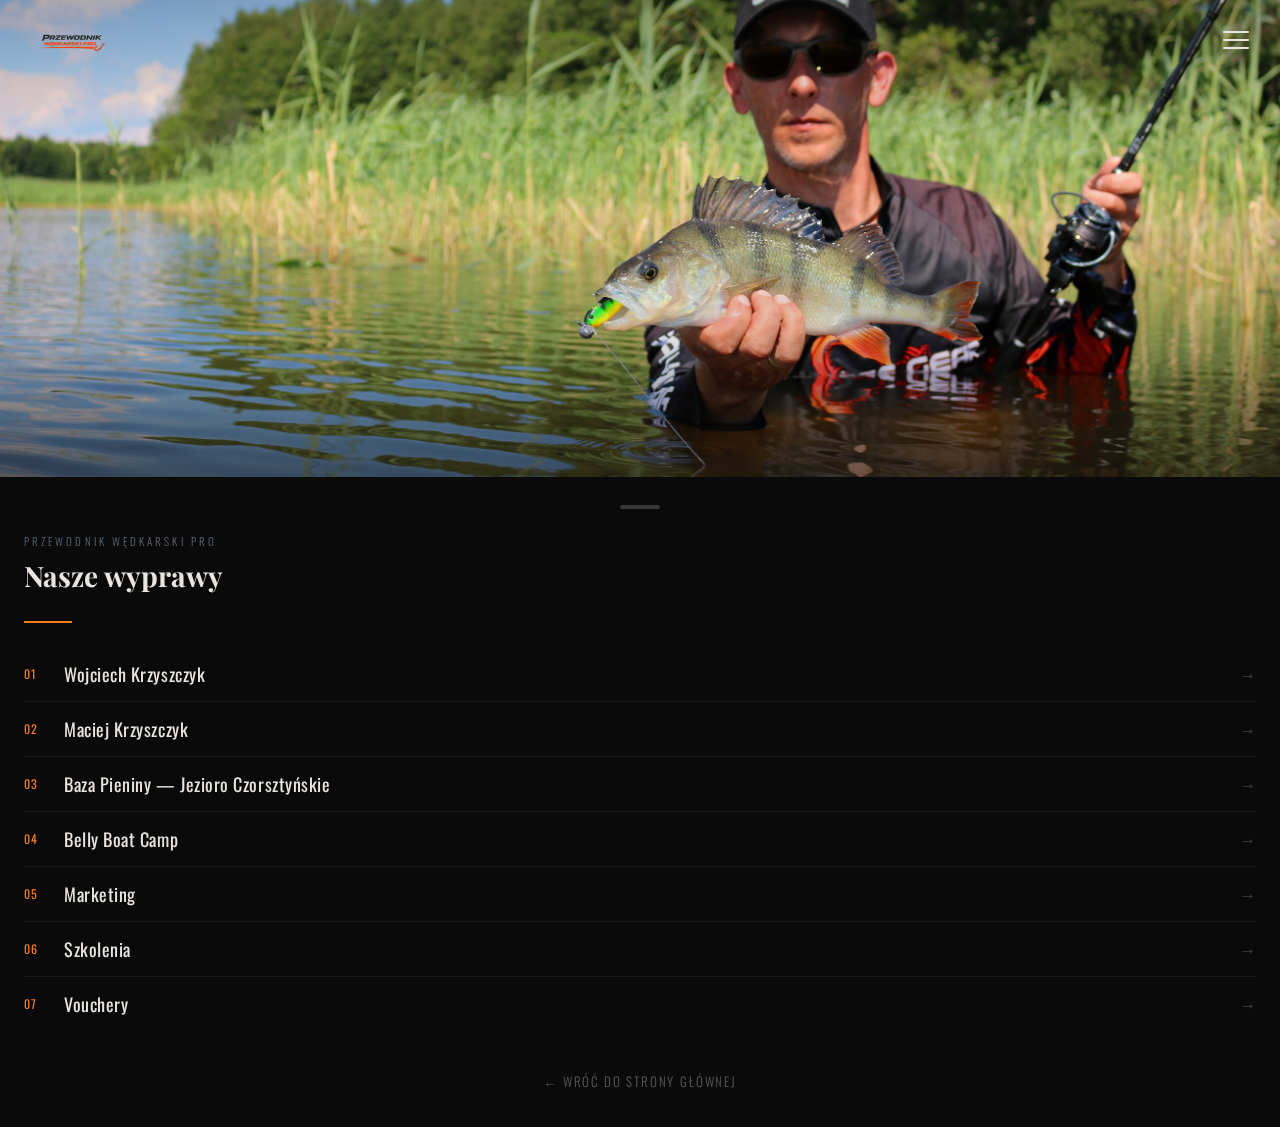
<file: preview/exp-v4-oferta.html>
<!DOCTYPE html>
<html lang="pl">
<head>
  <meta charset="UTF-8">
  <meta name="viewport" content="width=device-width, initial-scale=1.0, viewport-fit=cover">
  <title>Oferta — Przewodnik Wędkarski PRO</title>
  <link rel="preconnect" href="https://fonts.googleapis.com">
  <link rel="preconnect" href="https://fonts.gstatic.com" crossorigin>
  <link href="https://fonts.googleapis.com/css2?family=Playfair+Display:ital,wght@0,400;0,700;1,400;1,700&family=Oswald:wght@300;400;600;700&display=swap" rel="stylesheet">
  <style>
    *, *::before, *::after { margin: 0; padding: 0; box-sizing: border-box; }
    html, body { width: 100%; background: #0A0A0A; color: #E8E4DF; -webkit-font-smoothing: antialiased; overflow-x: hidden; }

    /* ── MENU ── */
    .menu-overlay { position: fixed; inset: 0; z-index: 90; background: #0A0A0A; display: flex; flex-direction: column; align-items: flex-start; justify-content: center; padding: 60px 36px; opacity: 0; pointer-events: none; transition: opacity .35s; }
    .menu-overlay.open { opacity: 1; pointer-events: all; }
    .menu-overlay nav { display: flex; flex-direction: column; gap: 4px; width: 100%; }
    .menu-overlay nav a { font-family: 'Playfair Display', serif; font-weight: 700; font-size: 36px; color: #E8E4DF; text-decoration: none; padding: 12px 0; border-bottom: 1px solid rgba(232,228,223,0.08); }
    .menu-overlay nav a:last-child { border-bottom: none; }
    .menu-overlay nav a:active { color: #F57C20; }
    .menu-nav-label { font-family: 'Oswald', sans-serif; font-weight: 300; font-size: 11px; letter-spacing: 0.28em; text-transform: uppercase; color: #5A6878; margin-bottom: 32px; }

    /* ── HERO ── */
    .hero {
      position: relative;
      width: 100%;
      height: 53svh;
      min-height: 280px;
      background-image: url('img/oferta.jpg');
      background-size: cover;
      background-position: right center;
      background-repeat: no-repeat;
      cursor: zoom-in;
    }
    .hero::after {
      content: '';
      position: absolute; inset: 0;
      background-image: url('img/oferta.jpg');
      background-size: cover;
      background-position: right center;
      background-repeat: no-repeat;
      filter: blur(10px);
      opacity: 0;
      pointer-events: none;
      will-change: opacity;
    }
    .hero.blurred::after { opacity: var(--blur-opacity, 0); }

    .hero-gradient {
      position: absolute; inset: 0; pointer-events: none;
      background: linear-gradient(
        to bottom,
        rgba(10,10,10,0.25) 0%,
        transparent 30%,
        rgba(10,10,10,0.10) 70%,
        rgba(10,10,10,0.55) 100%
      );
    }

    /* ── TOPBAR ── */
    .topbar { position: absolute; top: 0; left: 0; right: 0; z-index: 20; display: flex; align-items: center; justify-content: space-between; padding: calc(16px + env(safe-area-inset-top)) 20px 0; pointer-events: none; }
    .topbar > * { pointer-events: all; }
    .logo img { height: 30px; width: auto; display: block; }
    .hamburger { width: 48px; height: 48px; display: flex; flex-direction: column; align-items: center; justify-content: center; gap: 6px; cursor: pointer; -webkit-tap-highlight-color: transparent; }
    .hamburger span { display: block; width: 26px; height: 2px; background: #E8E4DF; border-radius: 2px; transition: transform .3s, opacity .3s; transform-origin: center; }
    .hamburger.active span:nth-child(1) { transform: translateY(8px) rotate(45deg); }
    .hamburger.active span:nth-child(2) { opacity: 0; transform: scaleX(0); }
    .hamburger.active span:nth-child(3) { transform: translateY(-8px) rotate(-45deg); }

    /* ── SLIDING CARD ── */
    .card {
      position: relative;
      z-index: 10;
      background: #0A0A0A;
      border-radius: 28px 28px 0 0;
      padding: 28px 24px calc(32px + env(safe-area-inset-bottom));
      will-change: transform;
    }
    .card-handle { width: 40px; height: 4px; background: rgba(232,228,223,0.2); border-radius: 2px; margin: 0 auto 24px; }

    .eyebrow-label { font-family: 'Oswald', sans-serif; font-weight: 300; font-size: 11px; letter-spacing: 0.28em; text-transform: uppercase; color: #5A6878; margin-bottom: 10px; }
    .card-title { font-family: 'Playfair Display', serif; font-weight: 700; font-size: 28px; color: #E8E4DF; line-height: 1.2; margin-bottom: 28px; }
    .divider { width: 48px; height: 2px; background: #F57C20; margin-bottom: 24px; }

    /* ── OFFER LIST ── */
    .offer-list { list-style: none; margin-bottom: 36px; }
    .offer-list li {
      display: flex;
      align-items: center;
      min-height: 54px;
      border-bottom: 1px solid rgba(232,228,223,0.07);
      gap: 16px;
      text-decoration: none;
      color: inherit;
      -webkit-tap-highlight-color: transparent;
    }
    .offer-list li:last-child { border-bottom: none; }
    .offer-list a {
      display: flex;
      align-items: center;
      width: 100%;
      min-height: 54px;
      gap: 16px;
      text-decoration: none;
      color: inherit;
      -webkit-tap-highlight-color: transparent;
    }
    .offer-list a:active .offer-name { color: #F57C20; }

    .offer-num { font-family: 'Oswald', sans-serif; font-weight: 400; font-size: 12px; letter-spacing: 0.1em; color: #F57C20; min-width: 24px; }
    .offer-name { font-family: 'Oswald', sans-serif; font-weight: 400; font-size: 18px; letter-spacing: 0.03em; color: #E8E4DF; flex: 1; }
    .offer-arrow { font-size: 16px; color: rgba(232,228,223,0.25); }

    .back-link { display: block; text-align: center; padding: 4px 0; font-family: 'Oswald', sans-serif; font-weight: 300; font-size: 13px; letter-spacing: 0.14em; text-transform: uppercase; color: rgba(232,228,223,0.35); text-decoration: none; }

    /* ── LIGHTBOX ── */
    .lightbox { display: none; position: fixed; inset: 0; z-index: 999; background: rgba(0,0,0,0.96); align-items: center; justify-content: center; }
    .lightbox.active { display: flex; }
    .lightbox img { max-width: 100%; max-height: 100vh; object-fit: contain; }
    .lightbox-close { position: absolute; top: 16px; right: 16px; width: 44px; height: 44px; display: flex; align-items: center; justify-content: center; font-size: 22px; color: #E8E4DF; cursor: pointer; background: rgba(255,255,255,0.12); border-radius: 50%; border: 1px solid rgba(255,255,255,0.2); }
  </style>
</head>
<body>

  <div class="menu-overlay" id="menuOverlay">
    <p class="menu-nav-label">Nawigacja</p>
    <nav>
      <a href="exp-v4.html">Strona główna</a>
      <a href="exp-v4-wojciech.html">Wojciech Krzyszczyk</a>
      <a href="#">Maciej Krzyszczyk</a>
      <a href="#">Kontakt</a>
    </nav>
  </div>

  <div class="lightbox" id="lightbox" onclick="if(event.target===this)closeLightbox()">
    <div class="lightbox-close" onclick="closeLightbox()">✕</div>
    <img src="img/oferta.jpg" alt="Oferta">
  </div>

  <div class="hero" id="hero" onclick="openLightbox()">
    <div class="hero-gradient"></div>
    <div class="topbar" onclick="event.stopPropagation()">
      <div class="logo"><img src="img/logo.png" alt="Przewodnik Wędkarski PRO"></div>
      <div class="hamburger" id="hamburger" onclick="toggleMenu()"><span></span><span></span><span></span></div>
    </div>
  </div>

  <div class="card" id="card">
    <div class="card-handle"></div>
    <p class="eyebrow-label">Przewodnik Wędkarski PRO</p>
    <h1 class="card-title">Nasze wyprawy</h1>
    <div class="divider"></div>
    <ul class="offer-list">
      <li><a href="exp-v4-wojciech.html">
        <span class="offer-num">01</span>
        <span class="offer-name">Wojciech Krzyszczyk</span>
        <span class="offer-arrow">→</span>
      </a></li>
      <li><a href="#">
        <span class="offer-num">02</span>
        <span class="offer-name">Maciej Krzyszczyk</span>
        <span class="offer-arrow">→</span>
      </a></li>
      <li><a href="#">
        <span class="offer-num">03</span>
        <span class="offer-name">Baza Pieniny — Jezioro Czorsztyńskie</span>
        <span class="offer-arrow">→</span>
      </a></li>
      <li><a href="#">
        <span class="offer-num">04</span>
        <span class="offer-name">Belly Boat Camp</span>
        <span class="offer-arrow">→</span>
      </a></li>
      <li><a href="#">
        <span class="offer-num">05</span>
        <span class="offer-name">Marketing</span>
        <span class="offer-arrow">→</span>
      </a></li>
      <li><a href="#">
        <span class="offer-num">06</span>
        <span class="offer-name">Szkolenia</span>
        <span class="offer-arrow">→</span>
      </a></li>
      <li><a href="#">
        <span class="offer-num">07</span>
        <span class="offer-name">Vouchery</span>
        <span class="offer-arrow">→</span>
      </a></li>
    </ul>
    <a href="exp-v4.html" class="back-link">← Wróć do strony głównej</a>
  </div>

  <script>
    function toggleMenu() {
      var o = document.getElementById('menuOverlay'), b = document.getElementById('hamburger');
      o.classList.toggle('open'); b.classList.toggle('active');
      document.body.style.overflow = o.classList.contains('open') ? 'hidden' : '';
    }
    document.querySelectorAll('.menu-overlay nav a').forEach(function(a) {
      a.addEventListener('click', function() {
        document.getElementById('menuOverlay').classList.remove('open');
        document.getElementById('hamburger').classList.remove('active');
        document.body.style.overflow = '';
      });
    });

    function openLightbox() {
      document.getElementById('lightbox').classList.add('active');
      document.body.style.overflow = 'hidden';
    }
    function closeLightbox() {
      document.getElementById('lightbox').classList.remove('active');
      document.body.style.overflow = '';
    }

    var hero = document.getElementById('hero');
    var card = document.getElementById('card');

    window.addEventListener('scroll', function() {
      var sy = window.scrollY;
      var h  = hero.offsetHeight;
      var s  = Math.max(0, Math.min(sy / h, 1));

      var posX = 100; // keep right
      var posY = 50 - sy * 0.10;
      hero.style.backgroundPosition = posX + '% ' + posY.toFixed(2) + '%';

      hero.classList.add('blurred');
      hero.style.setProperty('--blur-opacity', (s * 0.85).toFixed(3));

      var lift = Math.min(sy * 0.25, 60);
      card.style.transform = 'translateY(-' + lift.toFixed(1) + 'px)';
    }, { passive: true });
  </script>
</body>
</html>
</file>
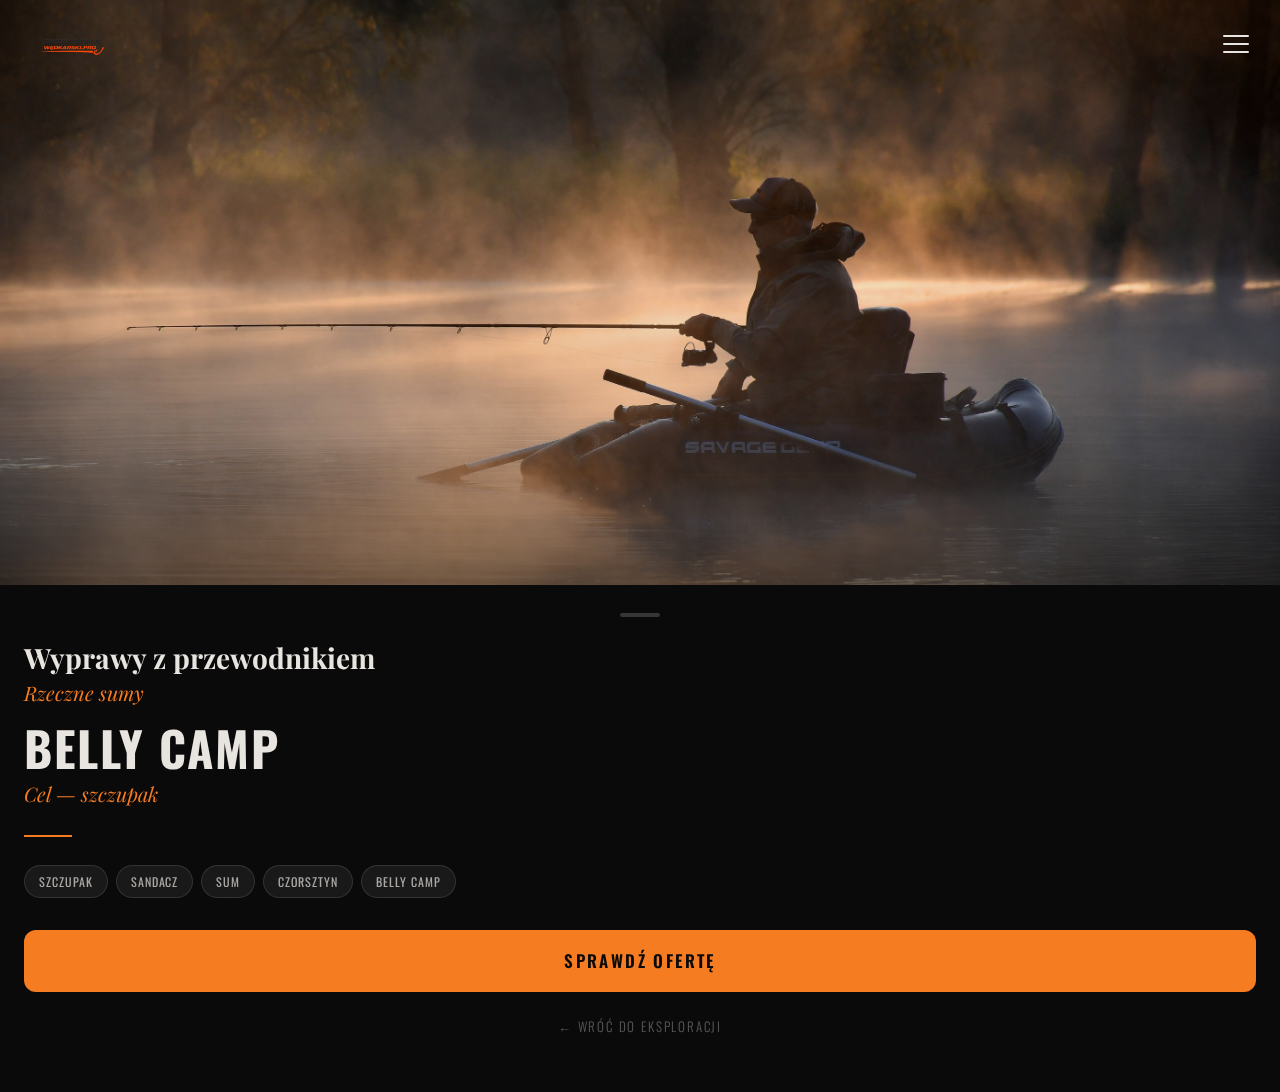
<file: preview/exp-v4.html>
<!DOCTYPE html>
<html lang="pl">
<head>
  <meta charset="UTF-8">
  <meta name="viewport" content="width=device-width, initial-scale=1.0">
  <title>Exp V4: Immersive — Przewodnik Wędkarski PRO</title>
  <link rel="preconnect" href="https://fonts.googleapis.com">
  <link rel="preconnect" href="https://fonts.gstatic.com" crossorigin>
  <link href="https://fonts.googleapis.com/css2?family=Playfair+Display:ital,wght@0,400;0,700;1,400;1,700&family=Oswald:wght@300;400;600;700&display=swap" rel="stylesheet">
  <style>
    *, *::before, *::after { margin: 0; padding: 0; box-sizing: border-box; }
    html, body { width: 100%; background: #0A0A0A; color: #E8E4DF; -webkit-font-smoothing: antialiased; overflow-x: hidden; }

    /* ── MENU ── */
    .menu-overlay { position: fixed; inset: 0; z-index: 90; background: #0A0A0A; display: flex; flex-direction: column; align-items: flex-start; justify-content: center; padding: 60px 36px; opacity: 0; pointer-events: none; transition: opacity .35s; }
    .menu-overlay.open { opacity: 1; pointer-events: all; }
    .menu-overlay nav { display: flex; flex-direction: column; gap: 4px; width: 100%; }
    .menu-overlay nav a { font-family: 'Playfair Display', serif; font-weight: 700; font-size: 36px; color: #E8E4DF; text-decoration: none; padding: 12px 0; border-bottom: 1px solid rgba(232,228,223,0.08); }
    .menu-overlay nav a:last-child { border-bottom: none; }
    .menu-overlay nav a:active { color: #F57C20; }
    .menu-nav-label { font-family: 'Oswald', sans-serif; font-weight: 300; font-size: 11px; letter-spacing: 0.28em; text-transform: uppercase; color: #5A6878; margin-bottom: 32px; }

    /* ── IMMERSIVE HERO (background-image based) ── */
    .hero {
      position: relative;
      width: 100%;
      height: 65svh;
      min-height: 340px;
      background-image: url('img/home.jpg');
      background-size: cover;
      background-position: center 30%;
      background-repeat: no-repeat;
      cursor: zoom-in;
    }
    /* Blur overlay via pseudo-element so we can animate opacity */
    .hero::after {
      content: '';
      position: absolute; inset: 0;
      background-image: url('img/home.jpg');
      background-size: cover;
      background-position: center 30%;
      background-repeat: no-repeat;
      filter: blur(10px);
      opacity: 0;
      transition: none;
      pointer-events: none;
      will-change: opacity;
    }
    .hero.blurred::after { opacity: var(--blur-opacity, 0); }

    .hero-gradient {
      position: absolute; inset: 0; pointer-events: none;
      background: linear-gradient(
        to bottom,
        rgba(10,10,10,0.25) 0%,
        transparent 30%,
        rgba(10,10,10,0.10) 70%,
        rgba(10,10,10,0.55) 100%
      );
    }

    /* ── TOPBAR ── */
    .topbar { position: absolute; top: 0; left: 0; right: 0; z-index: 20; display: flex; align-items: center; justify-content: space-between; padding: 20px 20px 0; pointer-events: none; }
    .topbar > * { pointer-events: all; }
    .logo img { height: 30px; width: auto; display: block; }
    .hamburger { width: 48px; height: 48px; display: flex; flex-direction: column; align-items: center; justify-content: center; gap: 6px; cursor: pointer; -webkit-tap-highlight-color: transparent; }
    .hamburger span { display: block; width: 26px; height: 2px; background: #E8E4DF; border-radius: 2px; transition: transform .3s, opacity .3s; transform-origin: center; }
    .hamburger.active span:nth-child(1) { transform: translateY(8px) rotate(45deg); }
    .hamburger.active span:nth-child(2) { opacity: 0; transform: scaleX(0); }
    .hamburger.active span:nth-child(3) { transform: translateY(-8px) rotate(-45deg); }

    /* ── SLIDING CARD ── */
    .card {
      position: relative;
      z-index: 10;
      background: #0A0A0A;
      border-radius: 28px 28px 0 0;
      padding: 28px 24px 52px;
      will-change: transform;
    }
    .card-handle { width: 40px; height: 4px; background: rgba(232,228,223,0.2); border-radius: 2px; margin: 0 auto 24px; }

    .eyebrow { font-family: 'Playfair Display', serif; font-weight: 700; font-size: 28px; color: #E8E4DF; line-height: 1.2; margin-bottom: 4px; }
    .sub-orange { font-family: 'Playfair Display', serif; font-style: italic; font-size: 20px; color: #F57C20; margin-bottom: 18px; }
    .big-title { font-family: 'Oswald', sans-serif; font-weight: 700; font-size: 48px; text-transform: uppercase; letter-spacing: 0.04em; color: #E8E4DF; line-height: 1.0; margin-bottom: 8px; }
    .sub2 { font-family: 'Playfair Display', serif; font-style: italic; font-size: 20px; color: #F57C20; margin-bottom: 28px; }
    .divider { width: 48px; height: 2px; background: #F57C20; margin-bottom: 28px; }

    .tags { display: flex; flex-wrap: wrap; gap: 8px; margin-bottom: 32px; }
    .tag { font-family: 'Oswald', sans-serif; font-weight: 400; font-size: 12px; letter-spacing: 0.08em; text-transform: uppercase; color: rgba(232,228,223,0.7); background: rgba(232,228,223,0.07); border: 1px solid rgba(232,228,223,0.13); padding: 7px 14px; border-radius: 100px; }

    .btn-cta { display: flex; align-items: center; justify-content: center; width: 100%; min-height: 62px; background: #F57C20; color: #0A0A0A; font-family: 'Oswald', sans-serif; font-weight: 600; font-size: 17px; letter-spacing: 0.14em; text-transform: uppercase; text-decoration: none; border-radius: 12px; -webkit-tap-highlight-color: transparent; margin-bottom: 20px; }
    .btn-cta:active { opacity: .85; }
    .back-link { display: block; text-align: center; padding: 4px 0; font-family: 'Oswald', sans-serif; font-weight: 300; font-size: 13px; letter-spacing: 0.14em; text-transform: uppercase; color: rgba(232,228,223,0.35); text-decoration: none; }

    /* ── LIGHTBOX ── */
    .lightbox { display: none; position: fixed; inset: 0; z-index: 999; background: rgba(0,0,0,0.96); align-items: center; justify-content: center; }
    .lightbox.active { display: flex; }
    .lightbox img { max-width: 100%; max-height: 100vh; object-fit: contain; }
    .lightbox-close { position: absolute; top: 16px; right: 16px; width: 44px; height: 44px; display: flex; align-items: center; justify-content: center; font-size: 22px; color: #E8E4DF; cursor: pointer; background: rgba(255,255,255,0.12); border-radius: 50%; border: 1px solid rgba(255,255,255,0.2); }
  </style>
</head>
<body>

  <div class="menu-overlay" id="menuOverlay">
    <p class="menu-nav-label">Nawigacja</p>
    <nav>
      <a href="exp-index.html">← Eksploracje</a>
      <a href="#">O nas</a>
      <a href="#">Galeria</a>
      <a href="#">Oferta</a>
      <a href="#">Kontakt</a>
    </nav>
  </div>

  <div class="lightbox" id="lightbox" onclick="if(event.target===this)closeLightbox()">
    <div class="lightbox-close" onclick="closeLightbox()">✕</div>
    <img src="img/home.jpg" alt="Wędkarz o świcie">
  </div>

  <div class="hero" id="hero" onclick="openLightbox()">
    <div class="hero-gradient"></div>
    <div class="topbar" onclick="event.stopPropagation()">
      <div class="logo"><img src="img/logo.png" alt="Przewodnik Wędkarski PRO"></div>
      <div class="hamburger" id="hamburger" onclick="toggleMenu()"><span></span><span></span><span></span></div>
    </div>
  </div>

  <div class="card" id="card">
    <div class="card-handle"></div>
    <p class="eyebrow">Wyprawy z przewodnikiem</p>
    <p class="sub-orange">Rzeczne sumy</p>
    <h1 class="big-title">BELLY CAMP</h1>
    <p class="sub2">Cel — szczupak</p>
    <div class="divider"></div>
    <div class="tags">
      <span class="tag">Szczupak</span>
      <span class="tag">Sandacz</span>
      <span class="tag">Sum</span>
      <span class="tag">Czorsztyn</span>
      <span class="tag">Belly Camp</span>
    </div>
    <a href="#" class="btn-cta">Sprawdź ofertę</a>
    <a href="exp-index.html" class="back-link">← Wróć do eksploracji</a>
  </div>

  <script>
    function toggleMenu() {
      var o = document.getElementById('menuOverlay'), b = document.getElementById('hamburger');
      o.classList.toggle('open'); b.classList.toggle('active');
      document.body.style.overflow = o.classList.contains('open') ? 'hidden' : '';
    }
    document.querySelectorAll('.menu-overlay nav a').forEach(function(a) {
      a.addEventListener('click', function() {
        document.getElementById('menuOverlay').classList.remove('open');
        document.getElementById('hamburger').classList.remove('active');
        document.body.style.overflow = '';
      });
    });

    function openLightbox() {
      document.getElementById('lightbox').classList.add('active');
      document.body.style.overflow = 'hidden';
    }
    function closeLightbox() {
      document.getElementById('lightbox').classList.remove('active');
      document.body.style.overflow = '';
    }

    var hero = document.getElementById('hero');
    var card = document.getElementById('card');
    var heroH = hero.offsetHeight;

    window.addEventListener('scroll', function() {
      var sy = window.scrollY;
      var h  = hero.offsetHeight;
      var s  = Math.max(0, Math.min(sy / h, 1));

      // Parallax: background-position shifts slower than scroll
      var posY = 30 - sy * 0.18; // start at 30%, drift upward slowly
      hero.style.backgroundPosition = 'center ' + posY.toFixed(2) + '%';

      // Blur via CSS variable on pseudo-element
      hero.classList.add('blurred');
      hero.style.setProperty('--blur-opacity', (s * 0.85).toFixed(3));

      // Card slides up as user scrolls
      var lift = Math.min(sy * 0.25, 60);
      card.style.transform = 'translateY(-' + lift.toFixed(1) + 'px)';
    }, { passive: true });
  </script>
</body>
</html>
</file>
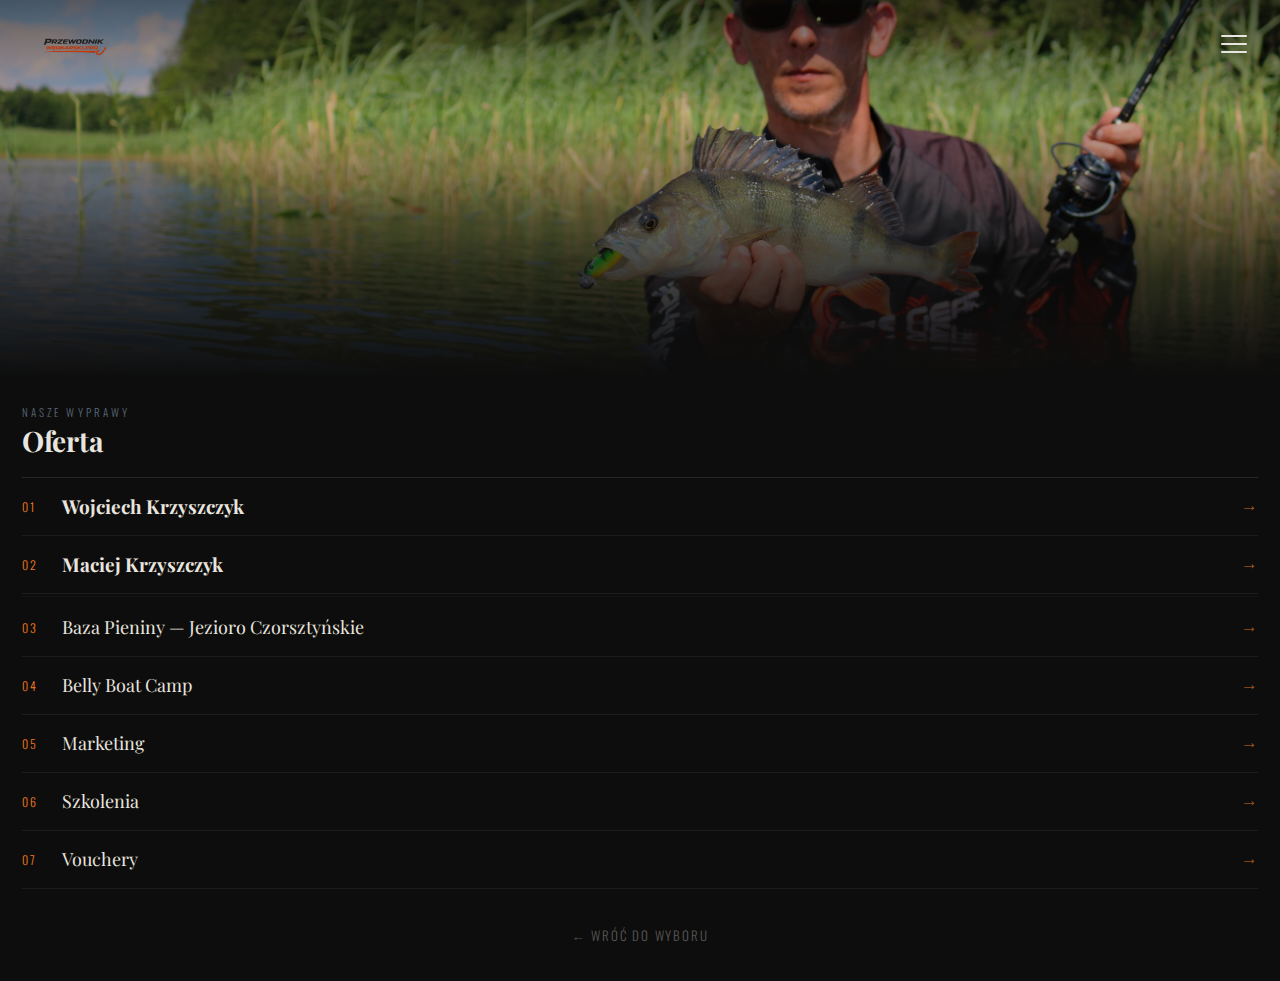
<file: preview/mobile-v2-oferta.html>
<!DOCTYPE html>
<html lang="pl">
<head>
  <meta charset="UTF-8">
  <meta name="viewport" content="width=device-width, initial-scale=1.0">
  <title>Oferta — Wariant 2 — Przewodnik Wędkarski PRO</title>
  <link rel="preconnect" href="https://fonts.googleapis.com">
  <link rel="preconnect" href="https://fonts.gstatic.com" crossorigin>
  <link href="https://fonts.googleapis.com/css2?family=Playfair+Display:ital,wght@0,400;0,700;1,400;1,700&family=Oswald:wght@300;400;600;700&display=swap" rel="stylesheet">
  <style>
    *, *::before, *::after { margin: 0; padding: 0; box-sizing: border-box; }
    html, body { width: 100%; background: #0A0A0A; color: #E8E4DF; -webkit-font-smoothing: antialiased; overflow-x: hidden; }

    /* ── MENU ─── */
    .menu-overlay { position: fixed; inset: 0; z-index: 90; background: #0A0A0A; display: flex; flex-direction: column; align-items: flex-start; justify-content: center; padding: 60px 36px; opacity: 0; pointer-events: none; transition: opacity .35s; }
    .menu-overlay.open { opacity: 1; pointer-events: all; }
    .menu-overlay nav { display: flex; flex-direction: column; gap: 4px; width: 100%; }
    .menu-overlay nav a { font-family: 'Playfair Display', serif; font-weight: 700; font-size: 36px; color: #E8E4DF; text-decoration: none; padding: 12px 0; border-bottom: 1px solid rgba(232,228,223,0.08); }
    .menu-overlay nav a:last-child { border-bottom: none; }
    .menu-overlay nav a:active { color: #F57C20; }
    .menu-label { font-family: 'Oswald', sans-serif; font-weight: 300; font-size: 11px; letter-spacing: 0.28em; text-transform: uppercase; color: #5A6878; margin-bottom: 32px; }

    /* ── PHOTO 42% ─── */
    .photo-wrap { position: relative; width: 100%; height: 42svh; min-height: 220px; overflow: hidden; }
    .photo-wrap img { width: 100%; height: 100%; object-fit: cover; object-position: right center; filter: brightness(0.78) saturate(1.05); display: block; }
    .photo-gradient {
      position: absolute; inset: 0;
      background: linear-gradient(to bottom, rgba(10,10,10,0.50) 0%, transparent 30%, rgba(13,13,13,0.70) 72%, #0d0d0d 100%);
      pointer-events: none;
    }
    .topbar { position: absolute; top: 0; left: 0; right: 0; z-index: 20; display: flex; align-items: center; justify-content: space-between; padding: 20px 22px 0; }
    .logo img { height: 30px; width: auto; display: block; }
    .hamburger { width: 48px; height: 48px; display: flex; flex-direction: column; align-items: center; justify-content: center; gap: 6px; cursor: pointer; -webkit-tap-highlight-color: transparent; }
    .hamburger span { display: block; width: 26px; height: 2px; background: #E8E4DF; border-radius: 2px; transition: transform .3s, opacity .3s; transform-origin: center; }
    .hamburger.active span:nth-child(1) { transform: translateY(8px) rotate(45deg); }
    .hamburger.active span:nth-child(2) { opacity: 0; transform: scaleX(0); }
    .hamburger.active span:nth-child(3) { transform: translateY(-8px) rotate(-45deg); }

    /* ── DARK CARD ─── */
    .card { background: #0d0d0d; padding: 26px 22px 30px; }
    .card-label { font-family: 'Oswald', sans-serif; font-weight: 300; font-size: 11px; letter-spacing: 0.28em; text-transform: uppercase; color: #5A6878; margin-bottom: 6px; display: block; }
    .card-title { font-family: 'Playfair Display', serif; font-weight: 700; font-size: 28px; color: #E8E4DF; letter-spacing: -0.01em; line-height: 1.1; margin-bottom: 20px; }

    /* ── OFFER LIST ─── */
    .offer-list { border-top: 1px solid rgba(232,228,223,0.12); margin-bottom: 22px; }
    .offer-item { display: flex; align-items: center; gap: 14px; min-height: 58px; border-bottom: 1px solid rgba(232,228,223,0.08); text-decoration: none; color: inherit; -webkit-tap-highlight-color: transparent; }
    .offer-item:active .offer-name { color: #F57C20; }
    .offer-num { font-family: 'Oswald', sans-serif; font-weight: 300; font-size: 12px; letter-spacing: 0.14em; color: #F57C20; min-width: 26px; flex-shrink: 0; }
    .offer-name { font-family: 'Playfair Display', serif; font-weight: 400; font-size: 18px; color: #E8E4DF; flex: 1; transition: color .2s; }
    .offer-name.bold { font-weight: 700; font-size: 19px; }
    .offer-arrow { font-size: 17px; color: #F57C20; opacity: 0.65; flex-shrink: 0; }
    .offer-divider { height: 1px; background: rgba(232,228,223,0.04); margin: 2px 0; }

    .back-link { display: block; text-align: center; padding: 14px 0 6px; font-family: 'Oswald', sans-serif; font-weight: 300; font-size: 13px; letter-spacing: 0.14em; text-transform: uppercase; color: rgba(232,228,223,0.35); text-decoration: none; }
  </style>
</head>
<body>

  <div class="menu-overlay" id="menuOverlay">
    <p class="menu-label">Nawigacja</p>
    <nav>
      <a href="mobile-v2.html">Start</a>
      <a href="#">O nas</a>
      <a href="#">Galeria</a>
      <a href="mobile-v2-oferta.html">Oferta</a>
      <a href="#">Kontakt</a>
    </nav>
  </div>

  <div class="photo-wrap">
    <img src="img/oferta.jpg" alt="Oferta — Przewodnik Wędkarski PRO">
    <div class="photo-gradient"></div>
    <div class="topbar">
      <div class="logo"><a href="mobile-v2.html"><img src="img/logo.png" alt="Przewodnik Wędkarski PRO"></a></div>
      <div class="hamburger" id="hamburger" onclick="toggleMenu()"><span></span><span></span><span></span></div>
    </div>
  </div>

  <div class="card">
    <span class="card-label">Nasze wyprawy</span>
    <h1 class="card-title">Oferta</h1>
    <div class="offer-list">
      <a href="mobile-v2-wojciech.html" class="offer-item">
        <span class="offer-num">01</span><span class="offer-name bold">Wojciech Krzyszczyk</span><span class="offer-arrow">&#8594;</span>
      </a>
      <a href="#" class="offer-item">
        <span class="offer-num">02</span><span class="offer-name bold">Maciej Krzyszczyk</span><span class="offer-arrow">&#8594;</span>
      </a>
      <div class="offer-divider"></div>
      <a href="#" class="offer-item">
        <span class="offer-num">03</span><span class="offer-name">Baza Pieniny &mdash; Jezioro Czorsztyńskie</span><span class="offer-arrow">&#8594;</span>
      </a>
      <a href="#" class="offer-item">
        <span class="offer-num">04</span><span class="offer-name">Belly Boat Camp</span><span class="offer-arrow">&#8594;</span>
      </a>
      <a href="#" class="offer-item">
        <span class="offer-num">05</span><span class="offer-name">Marketing</span><span class="offer-arrow">&#8594;</span>
      </a>
      <a href="#" class="offer-item">
        <span class="offer-num">06</span><span class="offer-name">Szkolenia</span><span class="offer-arrow">&#8594;</span>
      </a>
      <a href="#" class="offer-item">
        <span class="offer-num">07</span><span class="offer-name">Vouchery</span><span class="offer-arrow">&#8594;</span>
      </a>
    </div>
    <a href="mobile-wybor.html" class="back-link">&#8592; Wróć do wyboru</a>
  </div>

  <script>
    function toggleMenu() {
      var o = document.getElementById('menuOverlay'), b = document.getElementById('hamburger');
      o.classList.toggle('open'); b.classList.toggle('active');
      document.body.style.overflow = o.classList.contains('open') ? 'hidden' : '';
    }
    document.querySelectorAll('.menu-overlay nav a').forEach(function(a) {
      a.addEventListener('click', function() {
        document.getElementById('menuOverlay').classList.remove('open');
        document.getElementById('hamburger').classList.remove('active');
        document.body.style.overflow = '';
      });
    });
  </script>
</body>
</html>
</file>
<file: css/style.css>
@import url('https://fonts.googleapis.com/css2?family=Roboto:wght@100;400;500&display=swap');

:root {
    --white-color: #fff;
    --dark-color: #333;
    --accent-color: #DB3421;
    --second-accent-color: #21DB7A;

    --primary-color: var(--dark-color);
    --background-color: var(--white-color);
    --background-header-color: var(--white-color);
    --header-font: 'Roboto', sans-serif;
    --body-font: 'Roboto', sans-serif;
    --link-color: var(--accent-color);
    --link-hover-color: var(--second-accent-color);
}

.dark-mode {
    --primary-color: var(--white-color);
    --background-color: var(--dark-color);
    --background-header-color: var(--dark-color);
    --link-color: var(--accent-color);
    --link-hover-color: var(--second-accent-color);
}

body {
    color: var(--primary-color);
    background-color: var(--background-color);
    font-family: var(--body-font);
}

header {
    background-color: var(--background-header-color);
    padding: 10px;
    text-align: center;
}

.name {
    font-weight: 100;
}

.lastName {
    font-weight: 500;
}

.positons {
    display: flex;
    flex-direction: row;
}

text.position {
    font-weight: 400;
    font-variant: small-caps;
    color: var(--accent-color)
}


h1,
h2,
h3,
h4,
h5,
h6 {
    font-family: var(--header-font);
}

a {
    color: var(--link-color);
    text-decoration: none;
}

a:hover {
    color: var(--link-hover-color);
}



button {
    background-color: var(--accent-color);
    color: var(--white-color);
    border: none;
    padding: 10px 20px;
    text-align: center;
    text-decoration: none;
    display: inline-block;
    font-size: 16px;
    margin: 4px 2px;
    cursor: pointer;
}

button:hover {
    background-color: #555;
}



#navbar {
    display: flex;
    justify-content: flex-end;
    align-items: center;
    position: sticky;
    top: 0;
    background-color: var(--background-color);
    color: var(--primary-color);
    padding: 10px;
    z-index: 1000;
}

#navbar button {
    background-color: var(--background-color);
    color: var(--accent-color);
    padding: 10px 15px;
    cursor: pointer;
}

#navbar button:hover {
    color: var(--primary-color)
}

#navbar button.langButton {
    background-color: var(--background-color);
    color: var(--accent-color);
}

#navbar button.langButton:hover {
    color: var(--primary-color)
}

#navbar span {
    padding: 10px 15px;
    flex-grow: 2;
}


.hidden {
    display: none;
}

.header-content {
    display: flex;
    align-items: center;
    gap: 20px;
    padding: 20px;
}

.header-image {
    width: 100px;
    /* lub inny wymiar */
    height: 100px;
    border-radius: 50%;
    border-style: solid;
    border-width: thin;
    object-fit: cover;
}

/* Reszta Twoich stylów */

section {
    margin: 20px;
    padding: 15px;
}


#projects {
    background-color: var(--background-color)
}

#hobby-projects {
    background-color: var(--background-color)
}

section h2 {
    text-align: center;
    color: var(--primary-color);
}

.project-list {
    display: flex;
    overflow-x: auto;
    padding: 10px;
    gap: 20px;
}

.project-card {
    flex: 0 0 auto;
    /* Utrzymaj karty w jednym rzędzie i pozwól im być nieelastycznymi */
    width: 250px;
    /* Szerokość karty */
    border: 1px solid #ddd;
    border-radius: 8px;
    box-shadow: 0 2px 4px rgba(0, 0, 0, 0.1);
    overflow: hidden;
    text-align: center;
}

.project-card {
    transition: transform 0.3s ease, box-shadow 0.3s ease;
    cursor: pointer;
    /* Opcjonalnie, aby pokazać, że karta jest interaktywna */
}

.project-card:hover {
    transform: scale(1.05);
    /* Nieco powiększa kartę */
    box-shadow: 0 4px 8px rgba(0, 0, 0, 0.2);
    /* Dodaje cień dla efektu "podniesienia" karty */
    color: var(--accent-color);
}


.project-card img {
    width: 100%;
    height: 150px;
    object-fit: cover
}

a.project-card {
    color: var(--primary-color)
}

.project-card h3,
.project-card p {
    margin: 10px;
}

.project-introduction img {
    max-width: 100%;
    height: auto;
}

.close-button {
    position: absolute;
    top: 10px;
    left: 10px;
    text-decoration: none;
    font-size: 24px;
    color: #333;
    padding: 5px 10px;
    border: none;
    background: transparent;
    cursor: pointer;
}

.close-button:hover {
    color: var(--primary-color)
}

.carousel {
    position: relative;
}

.carousel-slides {
    display: flex;
    overflow: hidden;
}

.carousel-slides video {
    max-width: 100%;
    display: block;
    transition: transform 0.5s ease;
}

.carousel-slides img {
    max-width: 100%;
    display: block;
    transition: transform 0.5s ease;
}

.carousel-button {
    position: absolute;
    top: 50%;
    transform: translateY(-50%);
    background-color: rgba(0, 0, 0, 0.5);
    color: white;
    border: none;
    cursor: pointer;
    padding: 10px;
    z-index: 2;
}

.carousel-button.prev {
    left: 10px;
}

.carousel-button.next {
    right: 10px;
}

.carousel-indicators {
    text-align: center;
    padding: 10px 0;
}

.carousel-indicator {
    display: inline-block;
    width: 10px;
    height: 10px;
    margin: 0 5px;
    background-color: #bbb;
    border-radius: 50%;
    cursor: pointer;
}

.carousel-indicator.active {
    background-color: #333;
}

.projectName {
    font-weight: 100;
}

a.close-button {
    color: var(--accent-color);
}

.project-container {
    margin: 20px;
    padding: 15px;
}

.divider {
    display: flex;
    align-items: end;
    font-weight: 500;
    font-variant: small-caps;
}

.divider::after {
    flex: 1;
    content: '';
    padding: 1px;
    background-color: var(--primary-color);
    margin: 5px;
}

#accentColor {
    color: var(--accent-color)
}

a.normal {
    color: var(--accent-color);
}

a.normal:hover {
    color: var(--primary-color)
}
</file>
